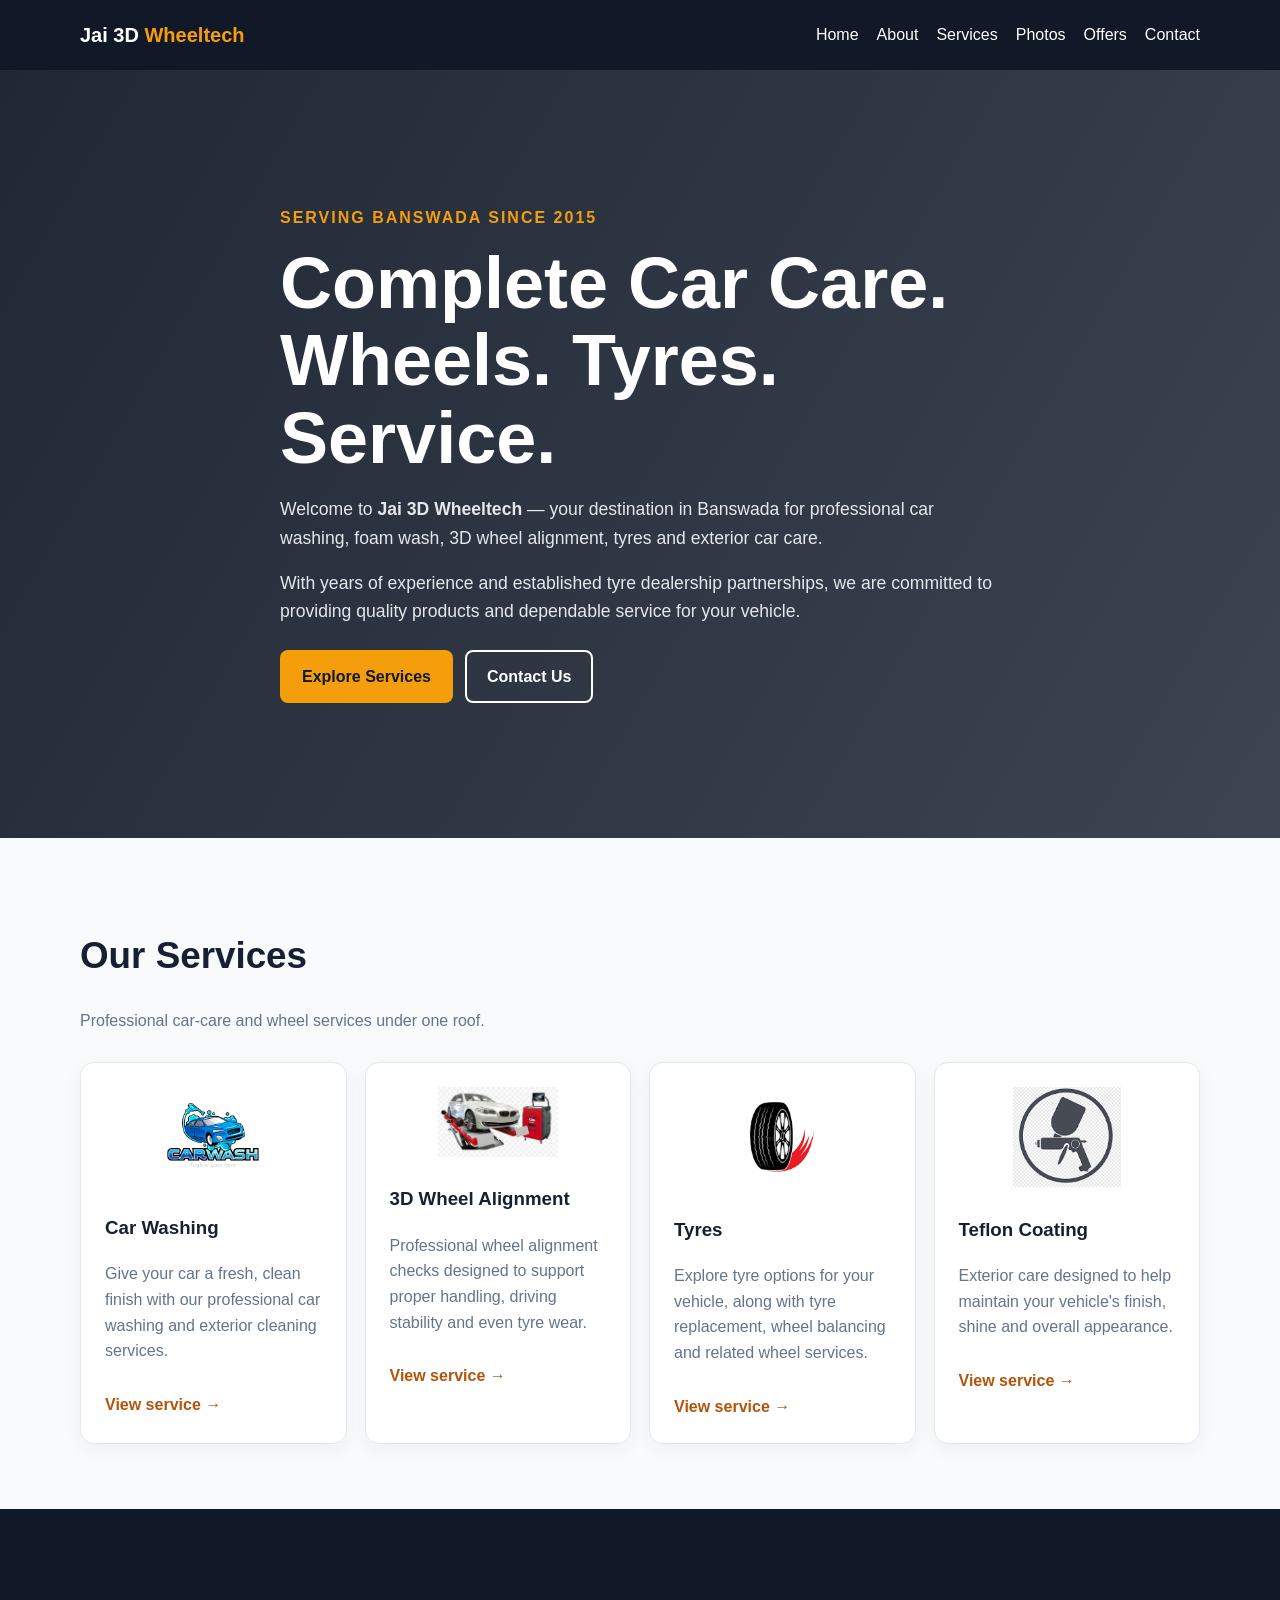
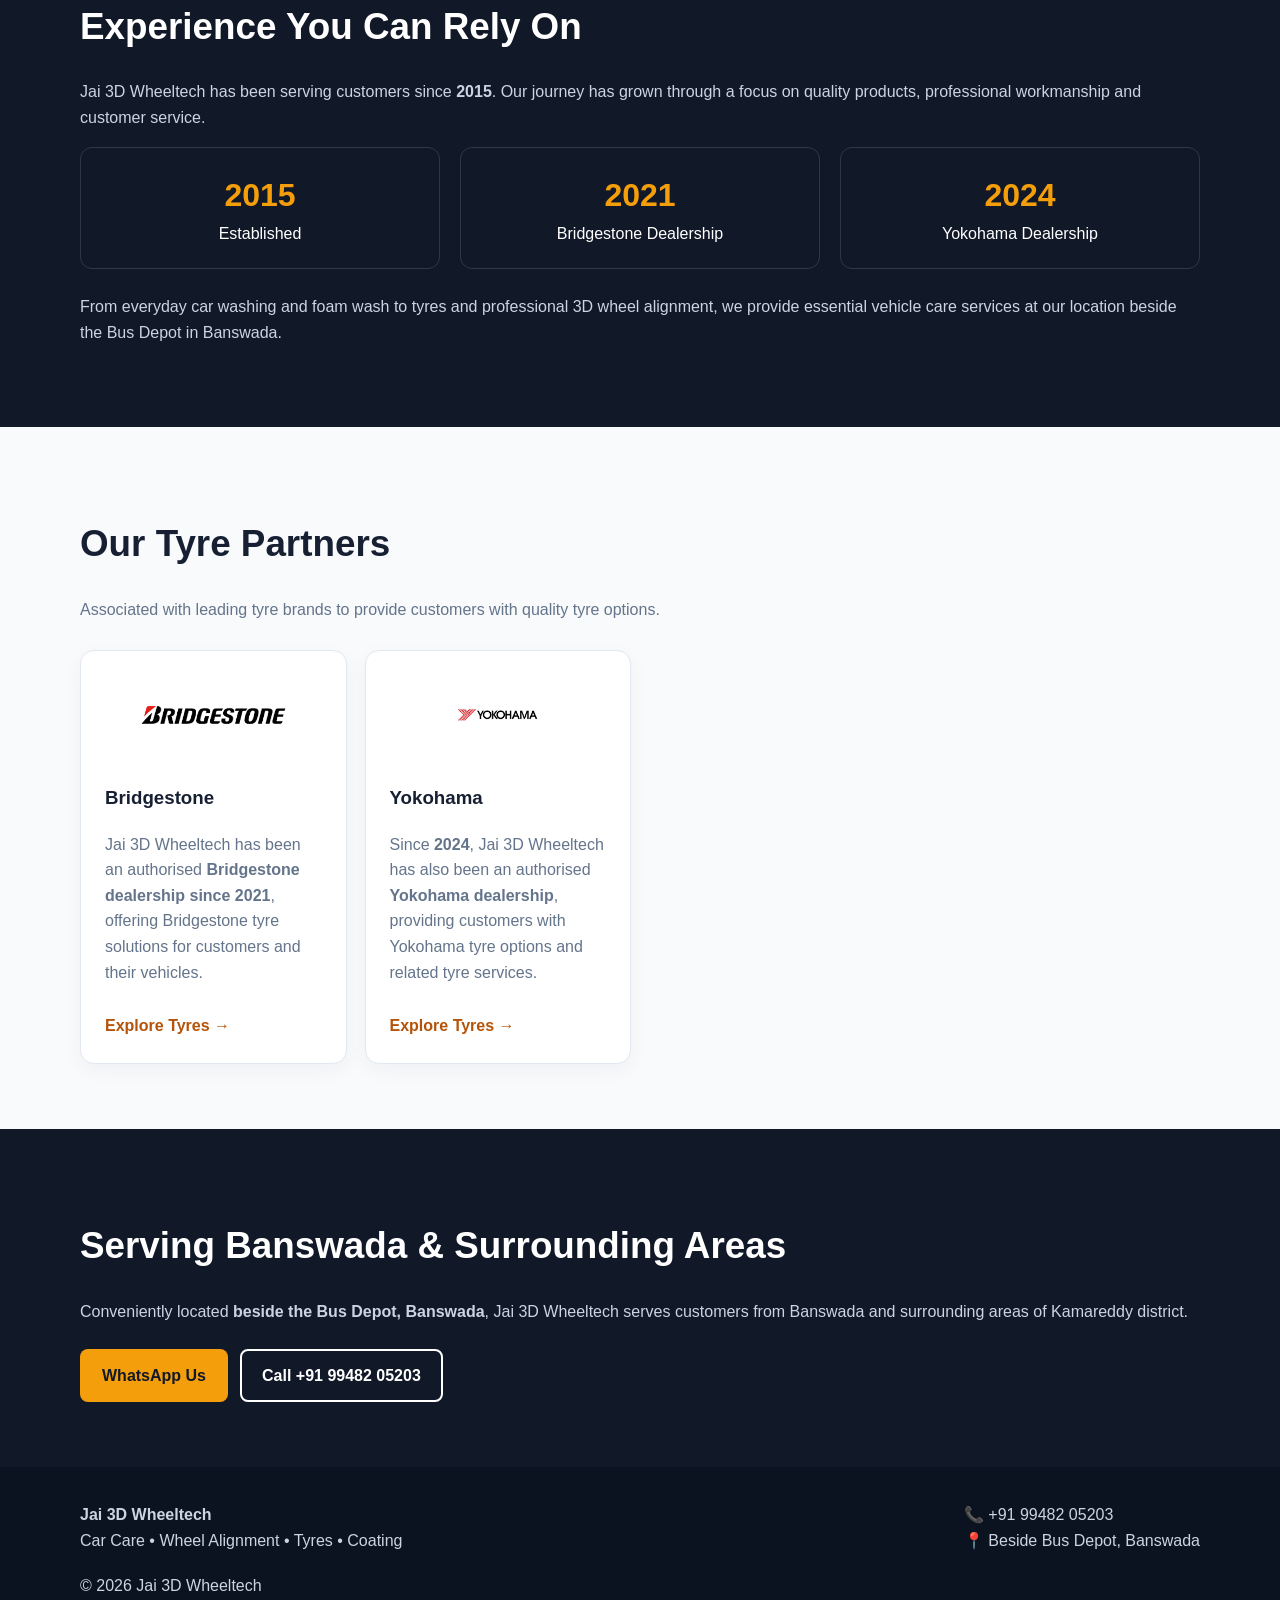
<file: index.html>
<!doctype html>
<html lang="en">

<head>
<meta charset="utf-8">
<meta name="viewport" content="width=device-width,initial-scale=1">

<title>Jai 3D Wheeltech | Car Care, Wheel Alignment & Tyres</title>

<meta name="description" content="Jai 3D Wheeltech, Banswada — car washing, foam wash, 3D wheel alignment, tyres and Teflon coating. Bridgestone dealership since 2021 and Yokohama dealership since 2024.">

<link rel="stylesheet" href="css/style.css">
</head>

<body>


<header>

<div class="container nav">

<a class="logo" href="index.html">
Jai 3D <span>Wheeltech</span>
</a>

<button class="menu">☰</button>

<nav>
<a href="index.html">Home</a>
<a href="about.html">About</a>
<a href="services.html">Services</a>
<a href="gallery.html">Photos</a>
<a href="offers.html">Offers</a>
<a href="contact.html">Contact</a>
</nav>

</div>

</header>


<!-- HERO -->

<section class="hero">

<div class="container hero-content">

<div class="eyebrow">
Serving Banswada Since 2015
</div>

<h1>
Complete Car Care.<br>
Wheels. Tyres. Service.
</h1>

<p>
Welcome to <strong>Jai 3D Wheeltech</strong> — your destination in
Banswada for professional car washing, foam wash, 3D wheel alignment,
tyres and exterior car care.
</p>

<p>
With years of experience and established tyre dealership partnerships,
we are committed to providing quality products and dependable service
for your vehicle.
</p>

<div class="buttons">

<a class="btn btn-primary"
href="services.html">
Explore Services
</a>

<a class="btn btn-outline"
href="contact.html">
Contact Us
</a>

</div>

</div>

</section>


<!-- SERVICES -->

<section>

<div class="container">

<div class="section-head">

<h2>Our Services</h2>

<p>
Professional car-care and wheel services under one roof.
</p>

</div>


<div class="grid">


<div class="card">

<div style="text-align:center; margin-bottom:20px;">

<img
src="images/carwash-logo.png"
alt="Car Washing"
style="max-width:120px; max-height:100px; object-fit:contain;"
>

</div>

<h3>Car Washing</h3>

<p>
Give your car a fresh, clean finish with our professional car washing
and exterior cleaning services.
</p>

<a class="card-link" href="car-washing.html">
View service →
</a>

</div>


<div class="card">

<div style="text-align:center; margin-bottom:20px;">

<img
src="images/alignment-logo.png"
alt="3D Wheel Alignment"
style="max-width:120px; max-height:100px; object-fit:contain;"
>

</div>

<h3>3D Wheel Alignment</h3>

<p>
Professional wheel alignment checks designed to support proper
handling, driving stability and even tyre wear.
</p>

<a class="card-link" href="wheel-alignment.html">
View service →
</a>

</div>


<div class="card">

<div style="text-align:center; margin-bottom:20px;">

<img
src="images/tyres-logo.png"
alt="Tyres"
style="max-width:120px; max-height:100px; object-fit:contain;"
>

</div>

<h3>Tyres</h3>

<p>
Explore tyre options for your vehicle, along with tyre replacement,
wheel balancing and related wheel services.
</p>

<a class="card-link" href="tyres.html">
View service →
</a>

</div>


<div class="card">

<div style="text-align:center; margin-bottom:20px;">

<img
src="images/coating-logo.png"
alt="Car Coating Services"
style="max-width:120px; max-height:100px; object-fit:contain;"
>

</div>

<h3>Teflon Coating</h3>

<p>
Exterior care designed to help maintain your vehicle's finish,
shine and overall appearance.
</p>

<a class="card-link" href="teflon-coating.html">
View service →
</a>

</div>


</div>

</div>

</section>


<!-- ABOUT / EXPERIENCE -->

<section class="dark">

<div class="container">

<h2>
Experience You Can Rely On
</h2>

<p class="muted">
Jai 3D Wheeltech has been serving customers since
<strong>2015</strong>. Our journey has grown through a focus on
quality products, professional workmanship and customer service.
</p>


<div class="stats">

<div class="stat">
<strong>2015</strong>
Established
</div>

<div class="stat">
<strong>2021</strong>
Bridgestone Dealership
</div>

<div class="stat">
<strong>2024</strong>
Yokohama Dealership
</div>

</div>

<p class="muted" style="margin-top:25px">

From everyday car washing and foam wash to tyres and professional
3D wheel alignment, we provide essential vehicle care services at
our location beside the Bus Depot in Banswada.

</p>

</div>

</section>


<!-- PARTNERS -->

<section>

<div class="container">

<div class="section-head">

<h2>Our Tyre Partners</h2>

<p>
Associated with leading tyre brands to provide customers with
quality tyre options.
</p>

</div>


<div class="grid">


<div class="card">

<div style="text-align:center; margin-bottom:20px;">

<img
src="images/bridgestone-logo.png"
alt="Bridgestone"
style="max-width:220px; max-height:80px; object-fit:contain;"
>

</div>

<h3>Bridgestone</h3>

<p>
Jai 3D Wheeltech has been an authorised
<strong>Bridgestone dealership since 2021</strong>,
offering Bridgestone tyre solutions for customers and their vehicles.
</p>

<a
class="card-link"
href="tyres.html">
Explore Tyres →
</a>

</div>


<div class="card">

<div style="text-align:center; margin-bottom:20px;">

<img
src="images/yokohama-logo.png"
alt="Yokohama"
style="max-width:220px; max-height:80px; object-fit:contain;"
>

</div>

<h3>Yokohama</h3>

<p>
Since <strong>2024</strong>, Jai 3D Wheeltech has also been an
authorised <strong>Yokohama dealership</strong>, providing customers
with Yokohama tyre options and related tyre services.
</p>

<a
class="card-link"
href="tyres.html">
Explore Tyres →
</a>

</div>


</div>

</div>

</section>


<!-- SERVICE AREA -->

<section class="dark">

<div class="container">

<h2>
Serving Banswada &amp; Surrounding Areas
</h2>

<p class="muted">

Conveniently located <strong>beside the Bus Depot, Banswada</strong>,
Jai 3D Wheeltech serves customers from Banswada and surrounding areas
of Kamareddy district.

</p>


<div class="buttons">

<a
class="btn btn-primary"
href="https://wa.me/919948205203?text=Hello%20Jai%203D%20Wheeltech%2C%20I%20would%20like%20to%20enquire%20about%20your%20services."
target="_blank"
rel="noopener">
WhatsApp Us
</a>

<a
class="btn btn-outline"
href="tel:+919948205203">
Call +91 99482 05203
</a>

</div>

</div>

</section>


<!-- FOOTER -->

<footer>

<div class="container foot">

<div>

<strong>Jai 3D Wheeltech</strong><br>

Car Care • Wheel Alignment • Tyres • Coating

</div>


<div>

📞 <a href="tel:+919948205203">
+91 99482 05203
</a>

<br>

📍 Beside Bus Depot, Banswada

</div>

</div>


<div class="container" style="margin-top:20px">

© <span id="year"></span> Jai 3D Wheeltech

</div>

</footer>


<script src="js/script.js"></script>

</body>
</html>
</file>
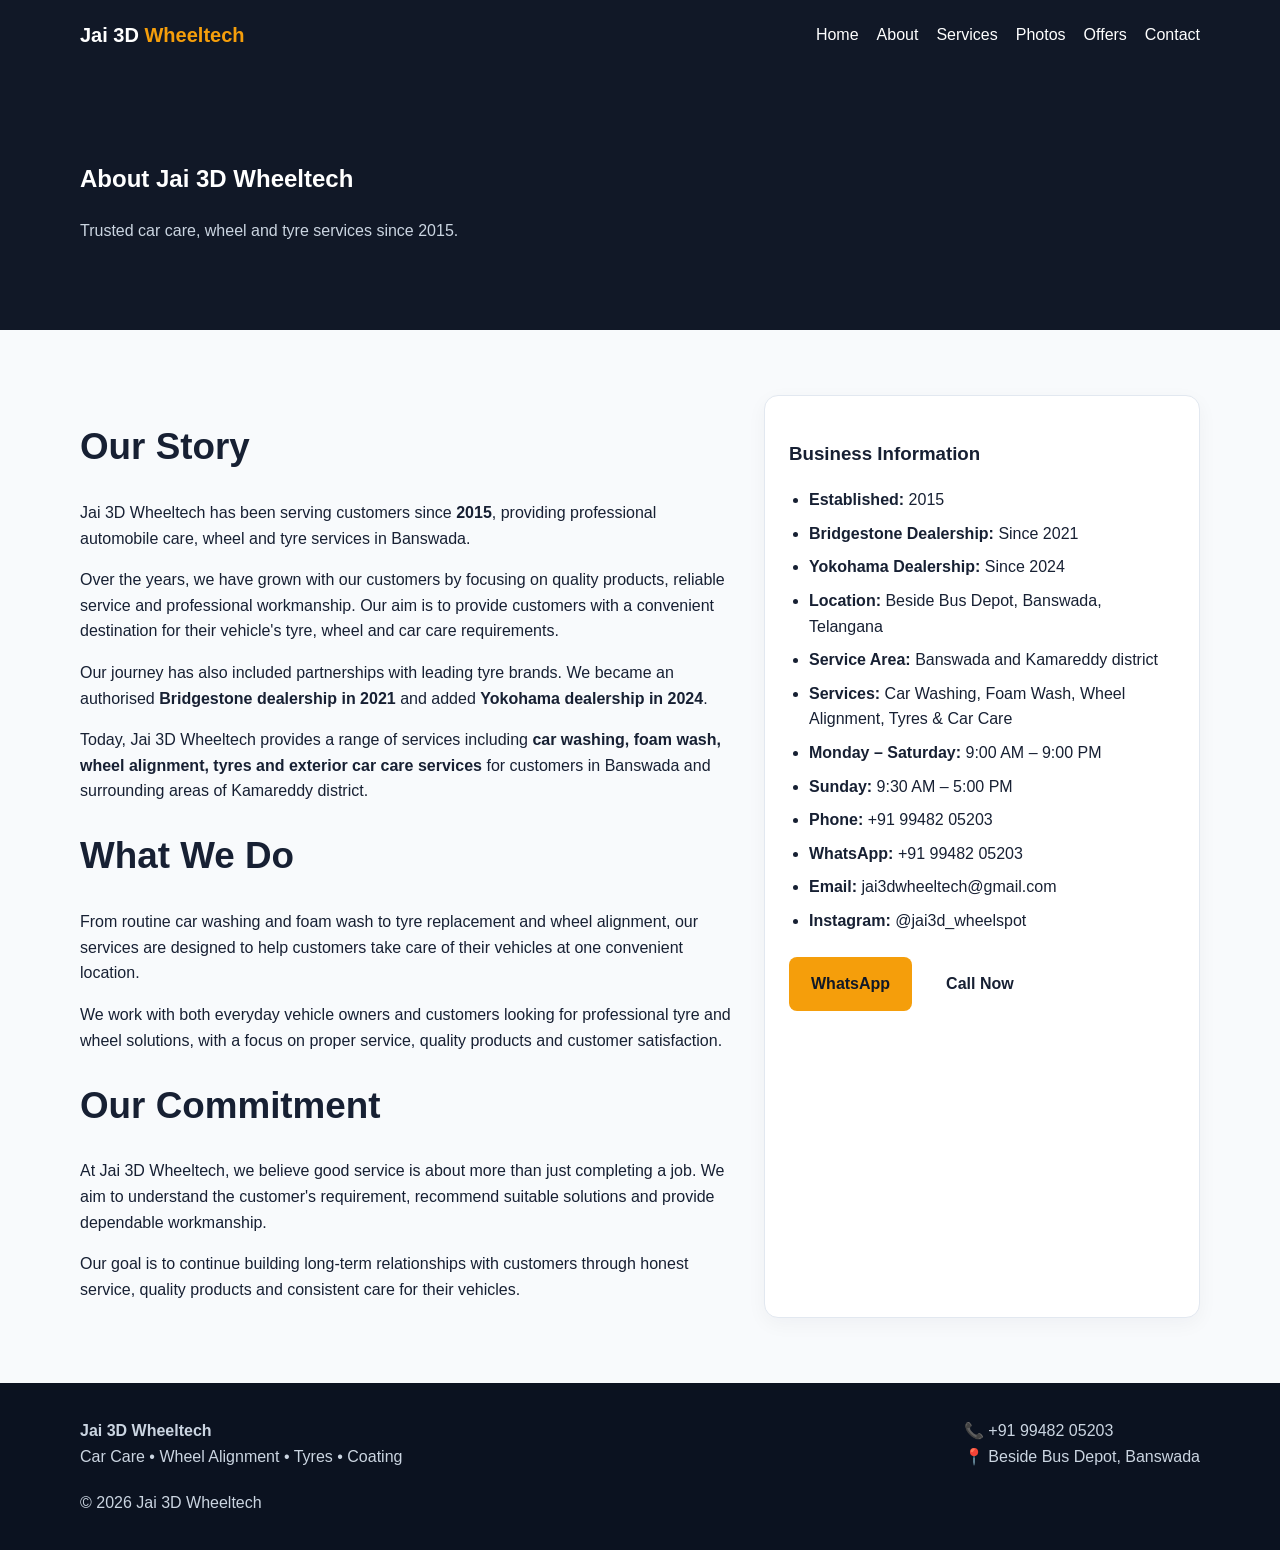
<file: about.html>
<!doctype html>
<html lang="en">
<head>
<meta charset="utf-8">
<meta name="viewport" content="width=device-width,initial-scale=1">

<title>About | Jai 3D Wheeltech</title>

<meta name="description" content="Learn about Jai 3D Wheeltech, serving customers since 2015 with car washing, wheel alignment, tyres, foam wash and car care services in Banswada and Kamareddy district.">

<link rel="stylesheet" href="css/style.css">
</head>

<body>

<header>
<div class="container nav">

<a class="logo" href="index.html">
Jai 3D <span>Wheeltech</span>
</a>

<button class="menu">☰</button>

<nav>
<a href="index.html">Home</a>
<a href="about.html">About</a>
<a href="services.html">Services</a>
<a href="gallery.html">Photos</a>
<a href="offers.html">Offers</a>
<a href="contact.html">Contact</a>
</nav>

</div>
</header>


<section class="pagehero">
<div class="container">

<h1>About Jai 3D Wheeltech</h1>

<p>
Trusted car care, wheel and tyre services since 2015.
</p>

</div>
</section>


<section>

<div class="container detail">

<div>

<h2>Our Story</h2>

<p>
Jai 3D Wheeltech has been serving customers since
<strong>2015</strong>, providing professional automobile care,
wheel and tyre services in Banswada.
</p>

<p>
Over the years, we have grown with our customers by focusing on
quality products, reliable service and professional workmanship.
Our aim is to provide customers with a convenient destination for
their vehicle's tyre, wheel and car care requirements.
</p>

<p>
Our journey has also included partnerships with leading tyre brands.
We became an authorised <strong>Bridgestone dealership in 2021</strong>
and added <strong>Yokohama dealership in 2024</strong>.
</p>

<p>
Today, Jai 3D Wheeltech provides a range of services including
<strong>car washing, foam wash, wheel alignment, tyres and exterior
car care services</strong> for customers in Banswada and surrounding
areas of Kamareddy district.
</p>


<h2>What We Do</h2>

<p>
From routine car washing and foam wash to tyre replacement and
wheel alignment, our services are designed to help customers take
care of their vehicles at one convenient location.
</p>

<p>
We work with both everyday vehicle owners and customers looking for
professional tyre and wheel solutions, with a focus on proper service,
quality products and customer satisfaction.
</p>


<h2>Our Commitment</h2>

<p>
At Jai 3D Wheeltech, we believe good service is about more than just
completing a job. We aim to understand the customer's requirement,
recommend suitable solutions and provide dependable workmanship.
</p>

<p>
Our goal is to continue building long-term relationships with
customers through honest service, quality products and consistent
care for their vehicles.
</p>

</div>


<div class="card">

<h3>Business Information</h3>

<ul class="list">

<li>
<strong>Established:</strong> 2015
</li>

<li>
<strong>Bridgestone Dealership:</strong> Since 2021
</li>

<li>
<strong>Yokohama Dealership:</strong> Since 2024
</li>

<li>
<strong>Location:</strong> Beside Bus Depot, Banswada, Telangana
</li>

<li>
<strong>Service Area:</strong> Banswada and Kamareddy district
</li>

<li>
<strong>Services:</strong> Car Washing, Foam Wash, Wheel Alignment,
Tyres &amp; Car Care
</li>

<li>
<strong>Monday – Saturday:</strong> 9:00 AM – 9:00 PM
</li>

<li>
<strong>Sunday:</strong> 9:30 AM – 5:00 PM
</li>

<li>
<strong>Phone:</strong>
<a href="tel:+919948205203">+91 99482 05203</a>
</li>

<li>
<strong>WhatsApp:</strong>
<a href="https://wa.me/919948205203" target="_blank" rel="noopener">
+91 99482 05203
</a>
</li>

<li>
<strong>Email:</strong>
<a href="mailto:jai3dwheeltech@gmail.com">
jai3dwheeltech@gmail.com
</a>
</li>

<li>
<strong>Instagram:</strong>
<a href="https://www.instagram.com/jai3d_wheelspot/" target="_blank" rel="noopener">
@jai3d_wheelspot
</a>
</li>

</ul>


<div class="buttons">

<a class="btn btn-primary"
href="https://wa.me/919948205203"
target="_blank"
rel="noopener">
WhatsApp
</a>

<a class="btn"
href="tel:+919948205203">
Call Now
</a>

</div>

</div>

</div>

</section>


<footer>

<div class="container foot">

<div>
<strong>Jai 3D Wheeltech</strong><br>
Car Care • Wheel Alignment • Tyres • Coating
</div>

<div>
📞 <a href="tel:+919948205203">
+91 99482 05203
</a>
<br>
📍 Beside Bus Depot, Banswada
</div>

</div>

<div class="container" style="margin-top:20px">
© <span id="year"></span> Jai 3D Wheeltech
</div>

</footer>


<script src="js/script.js"></script>

</body>
</html>
</file>
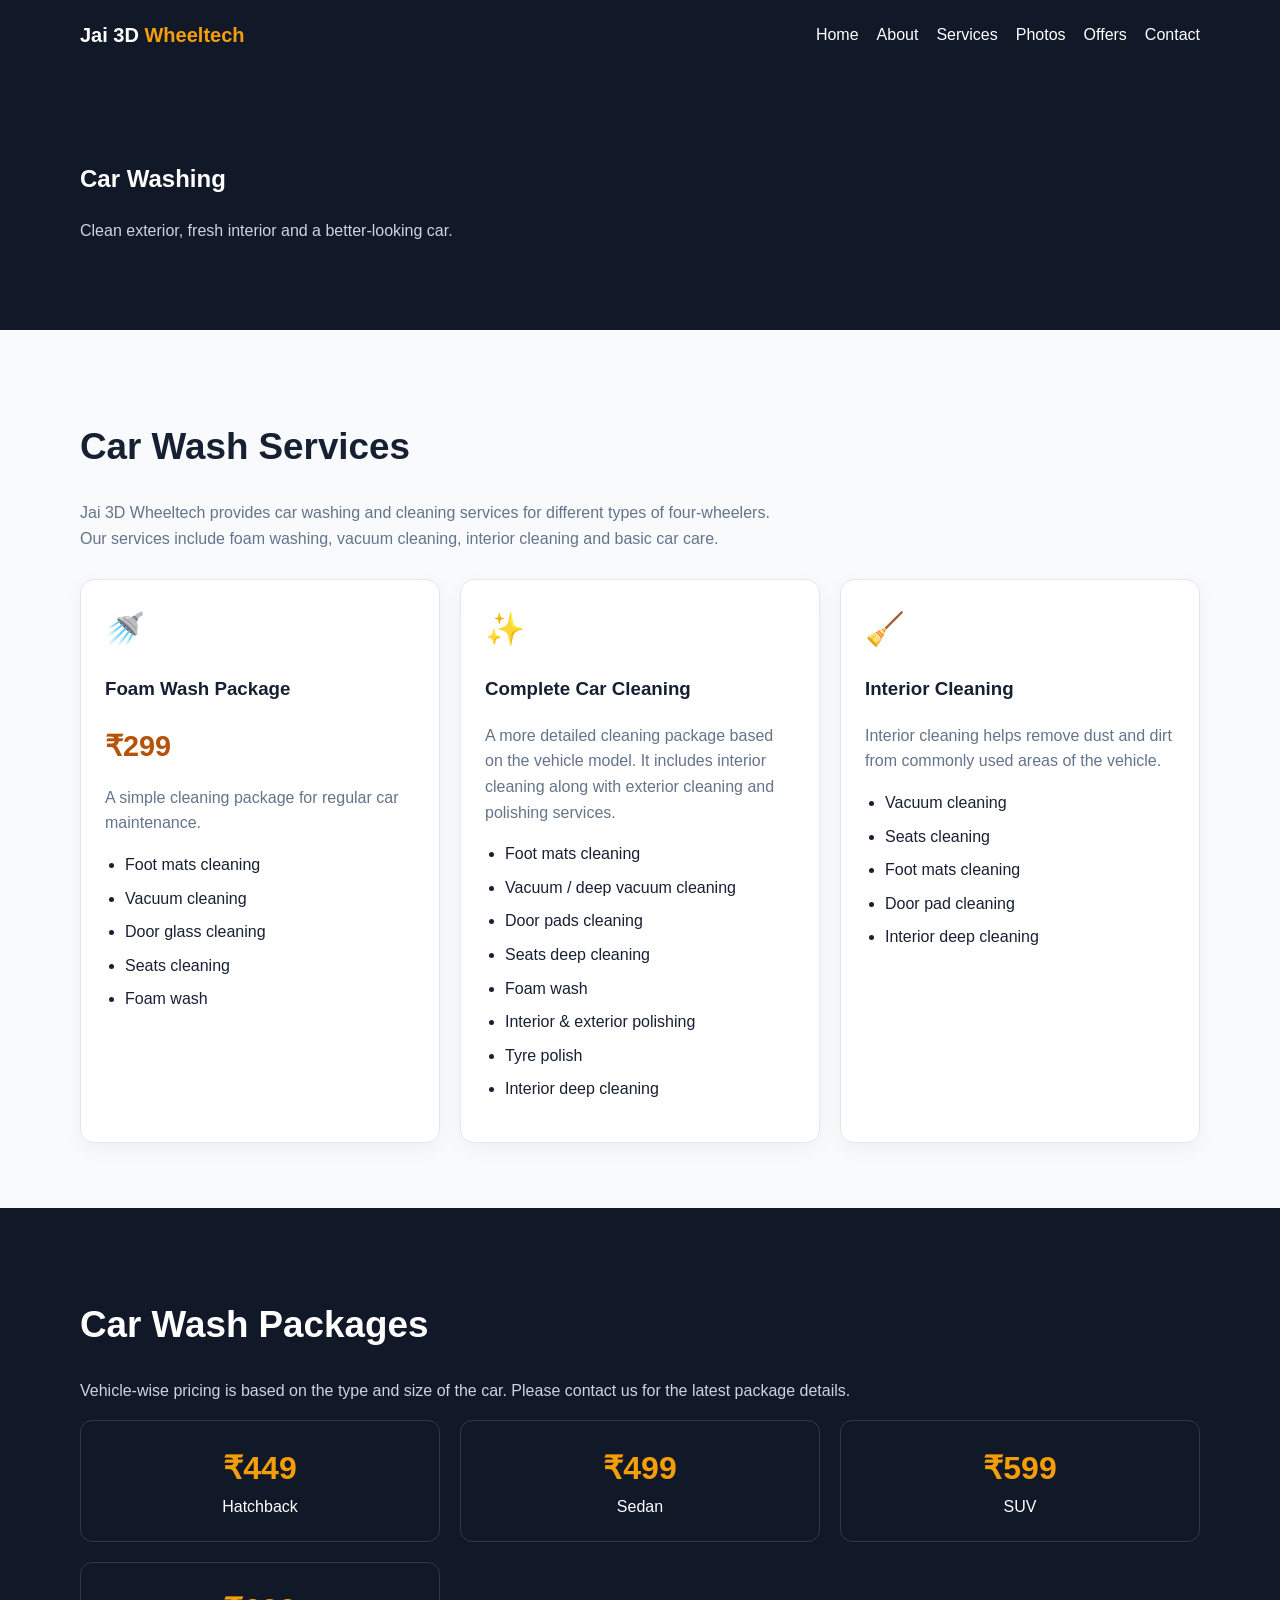
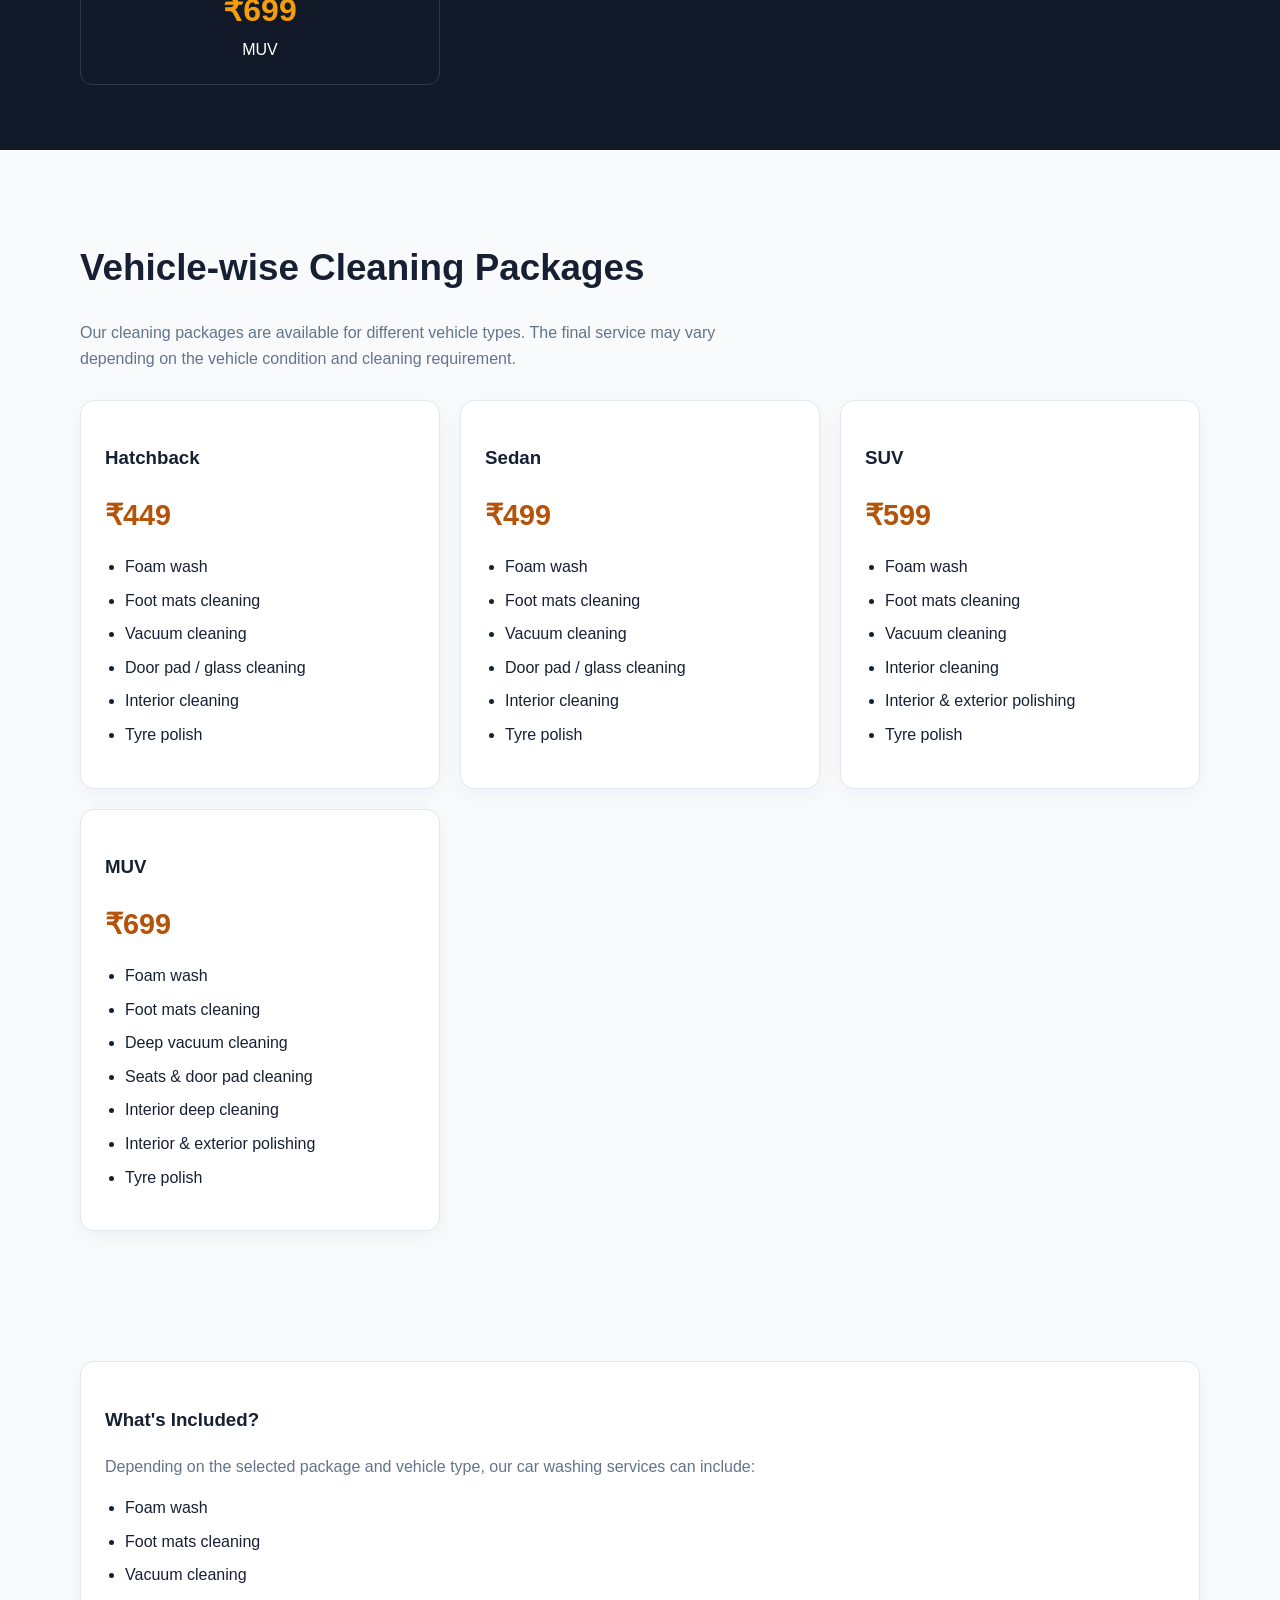
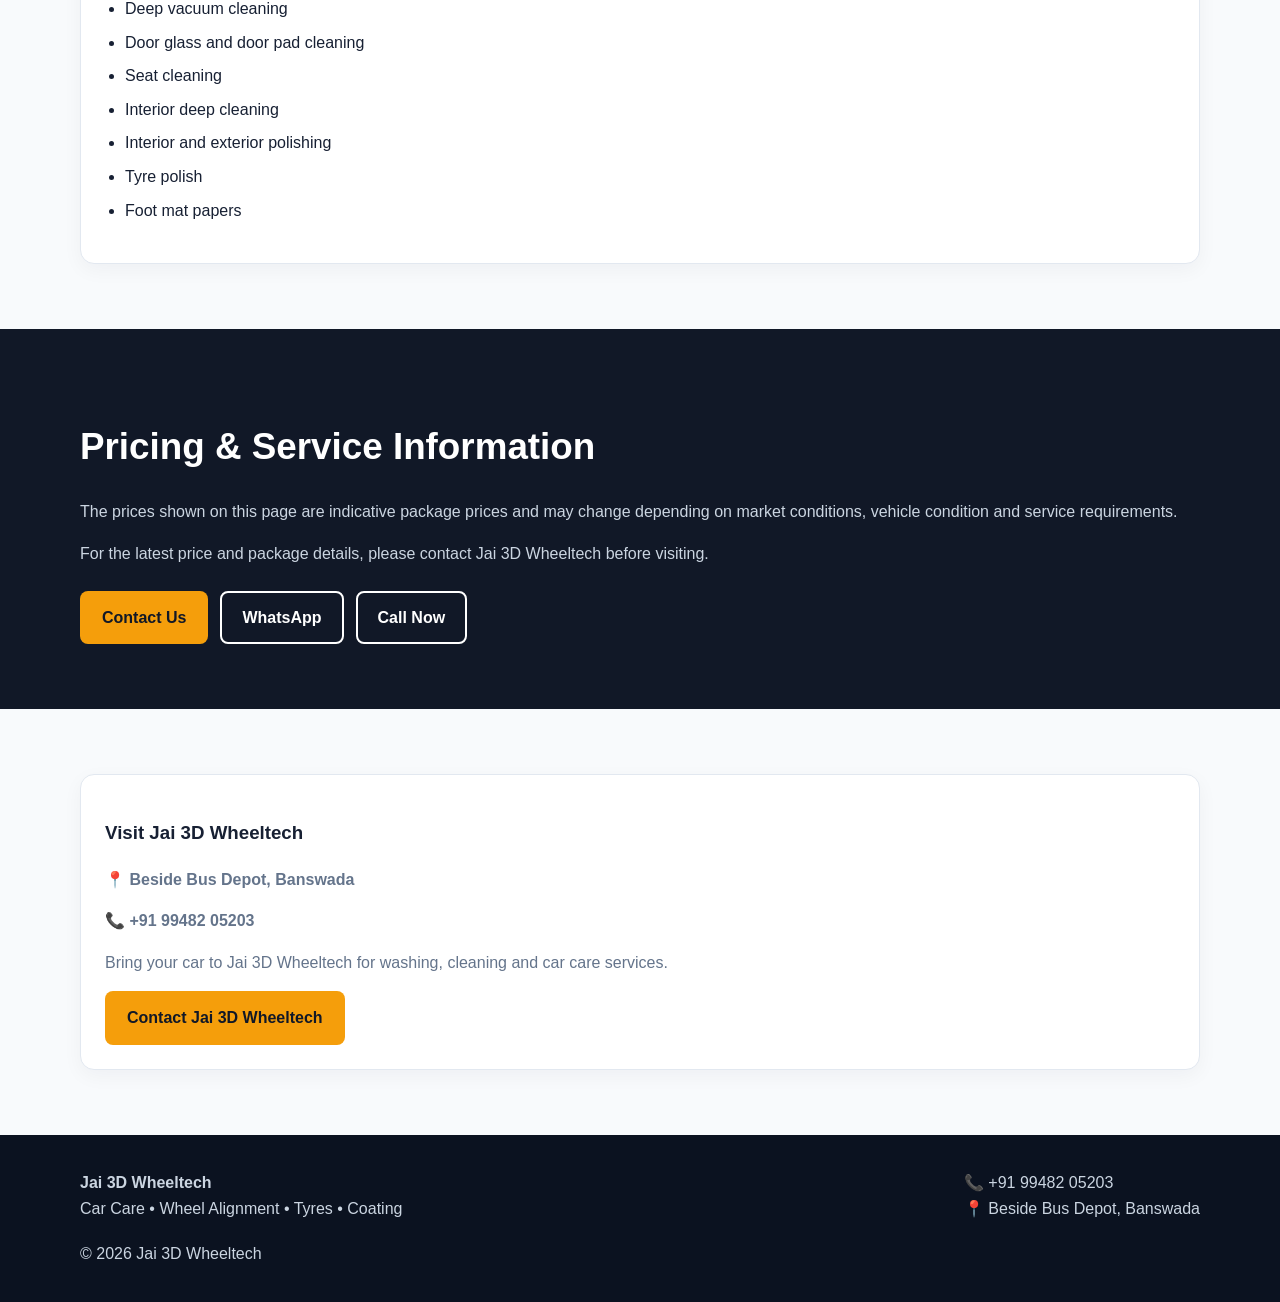
<file: car-washing.html>
<!doctype html>
<html lang="en">

<head>
<meta charset="utf-8">
<meta name="viewport" content="width=device-width,initial-scale=1">

<title>Car Washing | Jai 3D Wheeltech</title>

<meta name="description" content="Jai 3D Wheeltech provides car foam wash, vacuum cleaning, interior cleaning, polishing and car washing services in Banswada.">

<link rel="stylesheet" href="css/style.css">
</head>

<body>

<header>
<div class="container nav">

<a class="logo" href="index.html">
Jai 3D <span>Wheeltech</span>
</a>

<button class="menu">☰</button>

<nav>
<a href="index.html">Home</a>
<a href="about.html">About</a>
<a href="services.html">Services</a>
<a href="gallery.html">Photos</a>
<a href="offers.html">Offers</a>
<a href="contact.html">Contact</a>
</nav>

</div>
</header>


<section class="pagehero">
<div class="container">

<h1>Car Washing</h1>

<p>
Clean exterior, fresh interior and a better-looking car.
</p>

</div>
</section>


<section>

<div class="container">

<div class="section-head">

<h2>Car Wash Services</h2>

<p>
Jai 3D Wheeltech provides car washing and cleaning services
for different types of four-wheelers. Our services include
foam washing, vacuum cleaning, interior cleaning and basic
car care.
</p>

</div>


<div class="grid3">


<div class="card">

<div class="icon">🚿</div>

<h3>Foam Wash Package</h3>

<div class="price">₹299</div>

<p>
A simple cleaning package for regular car maintenance.
</p>

<ul class="list">

<li>Foot mats cleaning</li>

<li>Vacuum cleaning</li>

<li>Door glass cleaning</li>

<li>Seats cleaning</li>

<li>Foam wash</li>

</ul>

</div>


<div class="card">

<div class="icon">✨</div>

<h3>Complete Car Cleaning</h3>

<p>
A more detailed cleaning package based on the vehicle model.
It includes interior cleaning along with exterior cleaning
and polishing services.
</p>

<ul class="list">

<li>Foot mats cleaning</li>

<li>Vacuum / deep vacuum cleaning</li>

<li>Door pads cleaning</li>

<li>Seats deep cleaning</li>

<li>Foam wash</li>

<li>Interior &amp; exterior polishing</li>

<li>Tyre polish</li>

<li>Interior deep cleaning</li>

</ul>

</div>


<div class="card">

<div class="icon">🧹</div>

<h3>Interior Cleaning</h3>

<p>
Interior cleaning helps remove dust and dirt from commonly
used areas of the vehicle.
</p>

<ul class="list">

<li>Vacuum cleaning</li>

<li>Seats cleaning</li>

<li>Foot mats cleaning</li>

<li>Door pad cleaning</li>

<li>Interior deep cleaning</li>

</ul>

</div>


</div>

</div>

</section>


<section class="dark">

<div class="container">

<h2>
Car Wash Packages
</h2>

<p class="muted">
Vehicle-wise pricing is based on the type and size of the car.
Please contact us for the latest package details.
</p>


<div class="stats">

<div class="stat">
<strong>₹449</strong>
Hatchback
</div>

<div class="stat">
<strong>₹499</strong>
Sedan
</div>

<div class="stat">
<strong>₹599</strong>
SUV
</div>

<div class="stat">
<strong>₹699</strong>
MUV
</div>

</div>

</div>

</section>


<section>

<div class="container">

<div class="section-head">

<h2>Vehicle-wise Cleaning Packages</h2>

<p>
Our cleaning packages are available for different vehicle
types. The final service may vary depending on the vehicle
condition and cleaning requirement.
</p>

</div>


<div class="grid3">


<div class="card">

<h3>Hatchback</h3>

<div class="price">₹449</div>

<ul class="list">

<li>Foam wash</li>

<li>Foot mats cleaning</li>

<li>Vacuum cleaning</li>

<li>Door pad / glass cleaning</li>

<li>Interior cleaning</li>

<li>Tyre polish</li>

</ul>

</div>


<div class="card">

<h3>Sedan</h3>

<div class="price">₹499</div>

<ul class="list">

<li>Foam wash</li>

<li>Foot mats cleaning</li>

<li>Vacuum cleaning</li>

<li>Door pad / glass cleaning</li>

<li>Interior cleaning</li>

<li>Tyre polish</li>

</ul>

</div>


<div class="card">

<h3>SUV</h3>

<div class="price">₹599</div>

<ul class="list">

<li>Foam wash</li>

<li>Foot mats cleaning</li>

<li>Vacuum cleaning</li>

<li>Interior cleaning</li>

<li>Interior &amp; exterior polishing</li>

<li>Tyre polish</li>

</ul>

</div>


<div class="card">

<h3>MUV</h3>

<div class="price">₹699</div>

<ul class="list">

<li>Foam wash</li>

<li>Foot mats cleaning</li>

<li>Deep vacuum cleaning</li>

<li>Seats &amp; door pad cleaning</li>

<li>Interior deep cleaning</li>

<li>Interior &amp; exterior polishing</li>

<li>Tyre polish</li>

</ul>

</div>


</div>

</div>

</section>


<section>

<div class="container">

<div class="card">

<h3>What's Included?</h3>

<p>
Depending on the selected package and vehicle type, our car
washing services can include:
</p>

<ul class="list">

<li>Foam wash</li>

<li>Foot mats cleaning</li>

<li>Vacuum cleaning</li>

<li>Deep vacuum cleaning</li>

<li>Door glass and door pad cleaning</li>

<li>Seat cleaning</li>

<li>Interior deep cleaning</li>

<li>Interior and exterior polishing</li>

<li>Tyre polish</li>

<li>Foot mat papers</li>

</ul>

</div>

</div>

</section>


<section class="dark">

<div class="container">

<h2>
Pricing &amp; Service Information
</h2>

<p class="muted">
The prices shown on this page are indicative package prices
and may change depending on market conditions, vehicle
condition and service requirements.
</p>

<p class="muted">
For the latest price and package details, please contact
Jai 3D Wheeltech before visiting.
</p>

<div class="buttons">

<a class="btn btn-primary" href="contact.html">
Contact Us
</a>

<a class="btn btn-outline"
href="https://wa.me/919948205203?text=Hello%20Jai%203D%20Wheeltech%2C%20I%20would%20like%20to%20know%20about%20your%20car%20wash%20packages."
target="_blank"
rel="noopener">
WhatsApp
</a>

<a class="btn btn-outline"
href="tel:+919948205203">
Call Now
</a>

</div>

</div>

</section>


<section>

<div class="container">

<div class="card">

<h3>Visit Jai 3D Wheeltech</h3>

<p>
📍 <strong>Beside Bus Depot, Banswada</strong>
</p>

<p>
📞 <strong>+91 99482 05203</strong>
</p>

<p>
Bring your car to Jai 3D Wheeltech for washing, cleaning
and car care services.
</p>

<a class="btn btn-primary" href="contact.html">
Contact Jai 3D Wheeltech
</a>

</div>

</div>

</section>


<footer>

<div class="container foot">

<div>

<strong>Jai 3D Wheeltech</strong><br>

Car Care • Wheel Alignment • Tyres • Coating

</div>


<div>

📞 <a href="tel:+919948205203">
+91 99482 05203
</a>

<br>

📍 Beside Bus Depot, Banswada

</div>

</div>


<div class="container" style="margin-top:20px">

© <span id="year"></span> Jai 3D Wheeltech

</div>

</footer>


<script src="js/script.js"></script>

</body>
</html>
</file>
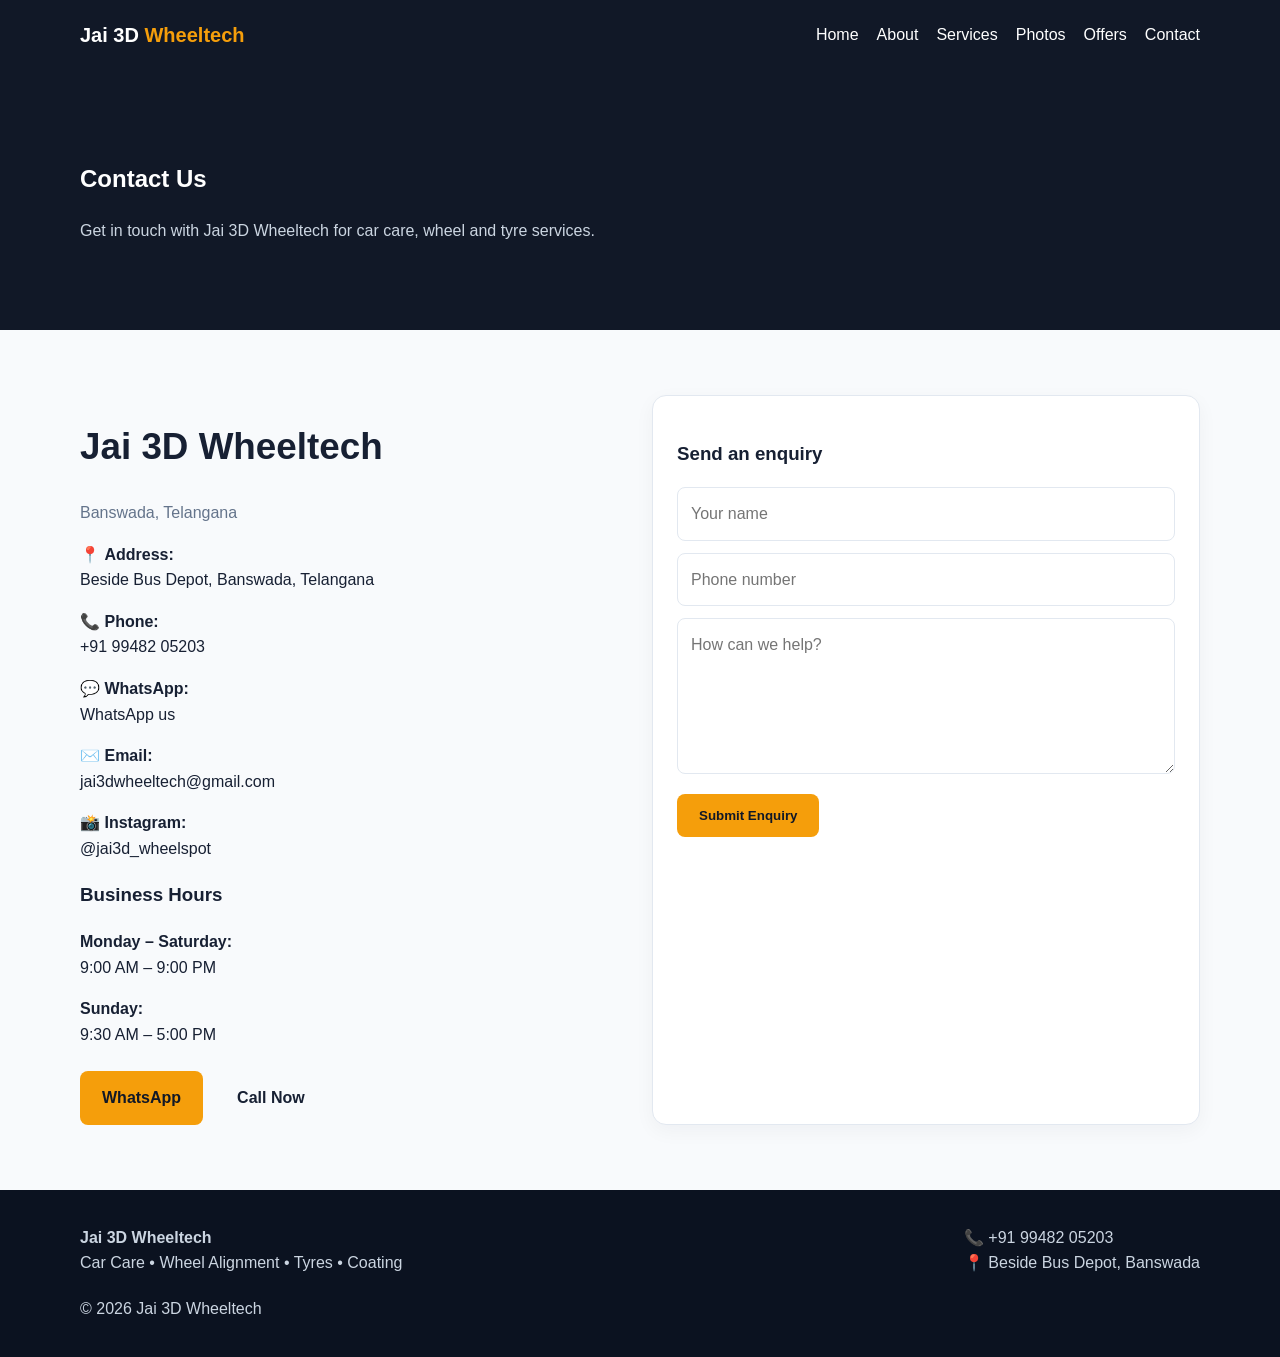
<file: contact.html>
<!doctype html>
<html lang="en">
<head>
<meta charset="utf-8">
<meta name="viewport" content="width=device-width,initial-scale=1">
<title>Contact | Jai 3D Wheeltech</title>
<meta name="description" content="Contact Jai 3D Wheeltech in Banswada for car washing, wheel alignment, tyres, coating and other car care services.">
<link rel="stylesheet" href="css/style.css">
</head>

<body>

<header>
<div class="container nav">

<a class="logo" href="index.html">
Jai 3D <span>Wheeltech</span>
</a>

<button class="menu">☰</button>

<nav>
<a href="index.html">Home</a>
<a href="about.html">About</a>
<a href="services.html">Services</a>
<a href="gallery.html">Photos</a>
<a href="offers.html">Offers</a>
<a href="contact.html">Contact</a>
</nav>

</div>
</header>


<section class="pagehero">
<div class="container">

<h1>Contact Us</h1>

<p>
Get in touch with Jai 3D Wheeltech for car care, wheel and tyre services.
</p>

</div>
</section>


<section>

<div class="container contact">


<!-- BUSINESS INFORMATION -->

<div>

<h2>Jai 3D Wheeltech</h2>

<p class="muted">
Banswada, Telangana
</p>

<p>
📍 <strong>Address:</strong><br>
Beside Bus Depot, Banswada, Telangana
</p>

<p>
📞 <strong>Phone:</strong><br>
<a href="tel:+919948205203">
+91 99482 05203
</a>
</p>

<p>
💬 <strong>WhatsApp:</strong><br>
<a href="https://wa.me/919948205203?text=Hello%20Jai%203D%20Wheeltech%2C%20I%20would%20like%20to%20enquire%20about%20your%20services." target="_blank">
WhatsApp us
</a>
</p>

<p>
✉️ <strong>Email:</strong><br>
<a href="mailto:jai3dwheeltech@gmail.com">
jai3dwheeltech@gmail.com
</a>
</p>
<p>
📸 <strong>Instagram:</strong><br>
<a href="https://www.instagram.com/jai3d_wheelspot/" target="_blank" rel="noopener">
@jai3d_wheelspot
</a>
</p>


<h3>Business Hours</h3>

<p>
<strong>Monday – Saturday:</strong><br>
9:00 AM – 9:00 PM
</p>

<p>
<strong>Sunday:</strong><br>
9:30 AM – 5:00 PM
</p>


<div class="buttons">

<a class="btn btn-primary"
href="https://wa.me/919948205203?text=Hello%20Jai%203D%20Wheeltech%2C%20I%20would%20like%20to%20enquire%20about%20your%20services."
target="_blank">
WhatsApp
</a>

<a class="btn"
href="tel:+919948205203">
Call Now
</a>

</div>

</div>


<!-- ENQUIRY FORM -->

<div class="card">

<h3>Send an enquiry</h3>

<form action="https://formsubmit.co/jai3dwheeltech@gmail.com" method="POST">

<input
type="text"
name="name"
placeholder="Your name"
required
>

<input
type="tel"
name="phone"
placeholder="Phone number"
required
>

<textarea
name="message"
placeholder="How can we help?"
rows="5"
required
></textarea>


<!-- Email settings -->

<input
type="hidden"
name="_subject"
value="New Enquiry - Jai 3D Wheeltech"
>

<input
type="hidden"
name="_template"
value="table"
>

<input
type="hidden"
name="_captcha"
value="true"
>


<button class="btn btn-primary" type="submit">
Submit Enquiry
</button>

</form>

</div>

</div>

</section>


<footer>

<div class="container foot">

<div>
<strong>Jai 3D Wheeltech</strong><br>
Car Care • Wheel Alignment • Tyres • Coating
</div>

<div>
📞 <a href="tel:+919948205203">
+91 99482 05203
</a>
<br>

📍 Beside Bus Depot, Banswada
</div>

</div>


<div class="container" style="margin-top:20px">

© <span id="year"></span> Jai 3D Wheeltech

</div>

</footer>


<script src="js/script.js"></script>

</body>
</html>
</file>
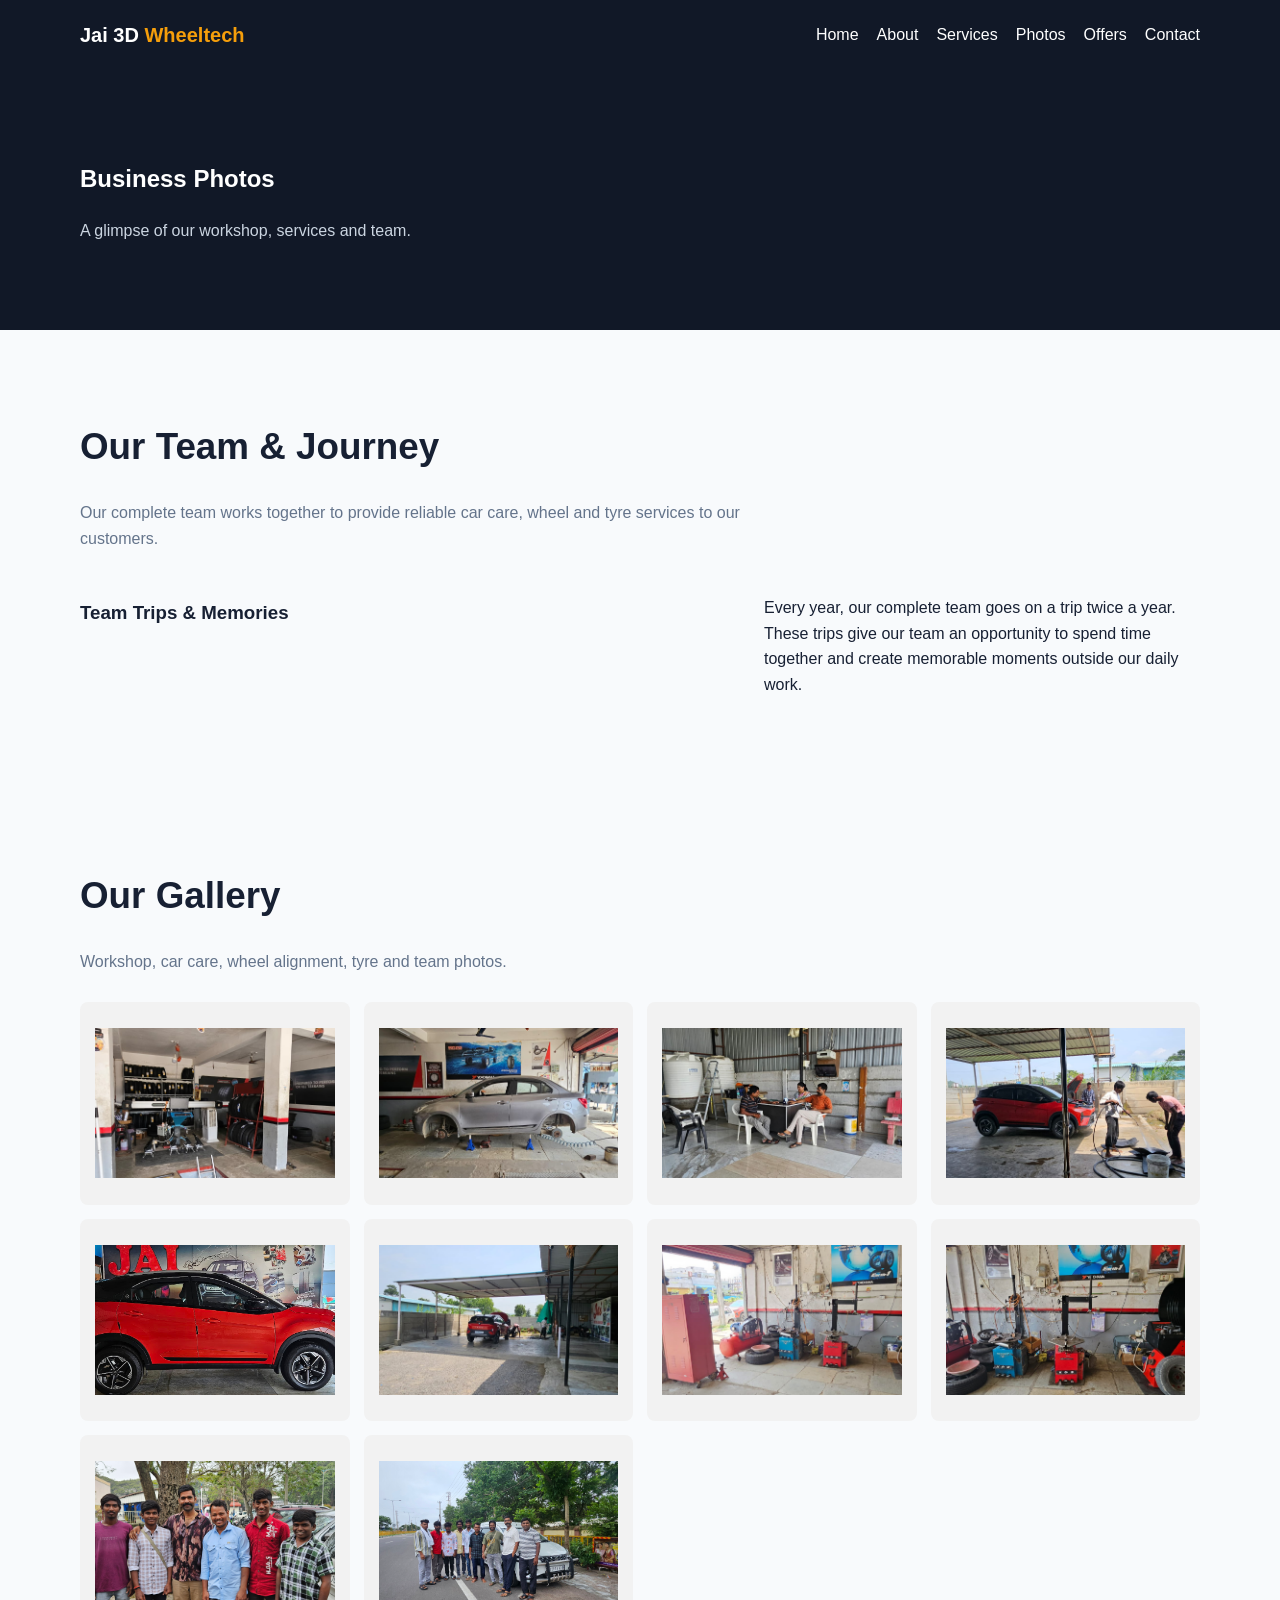
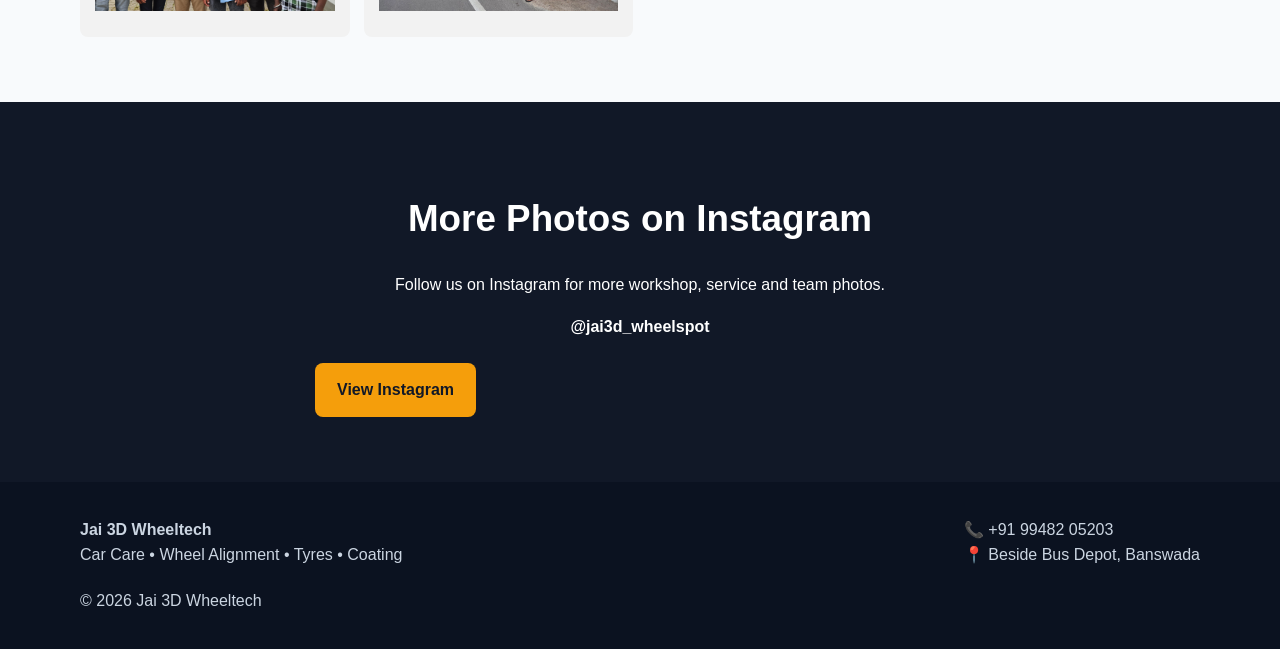
<file: gallery.html>
<!doctype html>

<html lang="en"><head><meta charset="utf-8"><meta name="viewport" content="width=device-width,initial-scale=1"><title>Gallery | Jai 3D Wheeltech</title><meta name="description"
content="Photos of Jai 3D Wheeltech, car care services, workshop and team trips in Banswada.">

<link rel="stylesheet" href="css/style.css"><style>

/* =========================
   GALLERY
========================= */

.gallery {
    display: grid;
    grid-template-columns: repeat(4, 1fr);
    gap: 14px;
}

.photo {
    overflow: hidden;
    border-radius: 8px;
    background: #f2f2f2;
    cursor: pointer;
}

.photo img {
    display: block;
    width: 100%;
    height: 150px;
    object-fit: cover;
    transition: transform .25s ease;
}

.photo:hover img {
    transform: scale(1.04);
}


/* =========================
   INSTAGRAM
========================= */

.instagram-box {
    text-align: center;
    max-width: 650px;
    margin: auto;
}


/* =========================
   MOBILE
========================= */

@media (max-width: 900px) {

    .gallery {
        grid-template-columns: repeat(3, 1fr);
    }

}

@media (max-width: 600px) {

    .gallery {
        grid-template-columns: repeat(2, 1fr);
        gap: 10px;
    }

    .photo img {
        height: 120px;
    }

}

</style></head><body><!-- HEADER --><header><div class="container nav"><a class="logo" href="index.html">
Jai 3D <span>Wheeltech</span>
</a><button class="menu">☰</button>

<nav><a href="index.html">Home</a>
<a href="about.html">About</a>
<a href="services.html">Services</a>
<a href="gallery.html">Photos</a>
<a href="offers.html">Offers</a>
<a href="contact.html">Contact</a>

</nav></div></header><!-- HERO --><section class="pagehero"><div class="container"><h1>Business Photos</h1><p>
A glimpse of our workshop, services and team.
</p></div></section><!-- TEAM --><section><div class="container"><div class="section-head"><h2>Our Team &amp; Journey</h2><p>
Our complete team works together to provide reliable car care,
wheel and tyre services to our customers.
</p></div><div class="detail"><h3>Team Trips &amp; Memories</h3><p>
Every year, our complete team goes on a trip twice a year.
These trips give our team an opportunity to spend time together
and create memorable moments outside our daily work.
</p></div></div></section><!-- GALLERY --><section><div class="container"><div class="section-head"><h2>Our Gallery</h2><p>
Workshop, car care, wheel alignment, tyre and team photos.
</p></div><div class="gallery" id="gallery"></div></div></section><!-- INSTAGRAM --><section class="dark"><div class="container"><div class="instagram-box"><h2>More Photos on Instagram</h2><p>
Follow us on Instagram for more workshop,
service and team photos.
</p><p>
<strong>@jai3d_wheelspot</strong>
</p><div class="buttons"><a
href="https://www.instagram.com/jai3d_wheelspot/"
target="_blank"
rel="noopener"
class="btn btn-primary">

View Instagram

</a></div></div></div></section><!-- FOOTER --><footer><div class="container foot"><div><strong>Jai 3D Wheeltech</strong>

<br>Car Care • Wheel Alignment • Tyres • Coating

</div><div>📞 +91 99482 05203

<br>📍 Beside Bus Depot, Banswada

</div></div><div
class="container"
style="margin-top:20px">© <span id="year"></span> Jai 3D Wheeltech

</div></footer><script src="js/script.js"></script><script>

/* ==========================================
   GALLERY IMAGES
   ==========================================

   Images must be inside:

   gallery/

   PNG files are intentionally excluded.

   Spaces in filenames are supported.
*/


const galleryImages = [

    "tyre-stock.jpeg",
    "tyre-changing.jpeg",
    "owners-talking-to-customer.jpeg",

    "mat-cleaning.jpeg",
    "car1.jpg",
    "car-wash.jpeg",

    "alignment setup.jpeg",
    "alignment setup2.jpeg",

    "jai3dteam1.jpg",
    "jai3dteam2.jpg"

];



/* ==========================================
   DISPLAY GALLERY
   ========================================== */

const gallery = document.getElementById("gallery");


galleryImages.forEach(function(file) {

    /*
     * encodeURIComponent handles filenames
     * containing spaces and special characters.
     */

    const imagePath =
        "images/" + encodeURIComponent(file);


    const photo =
        document.createElement("div");

    photo.className = "photo";


    const image =
        document.createElement("img");


    image.src = imagePath;


    image.alt =
        "Jai 3D Wheeltech - " + file;


    image.loading = "lazy";


    /*
     * If the file does not exist,
     * don't show an empty gallery box.
     */

    image.onerror = function() {

        photo.remove();

    };


    /*
     * Open full-size image when clicked.
     */

    photo.onclick = function() {

        window.open(
            imagePath,
            "_blank"
        );

    };


    photo.appendChild(image);

    gallery.appendChild(photo);

});

</script></body></html>
</file>
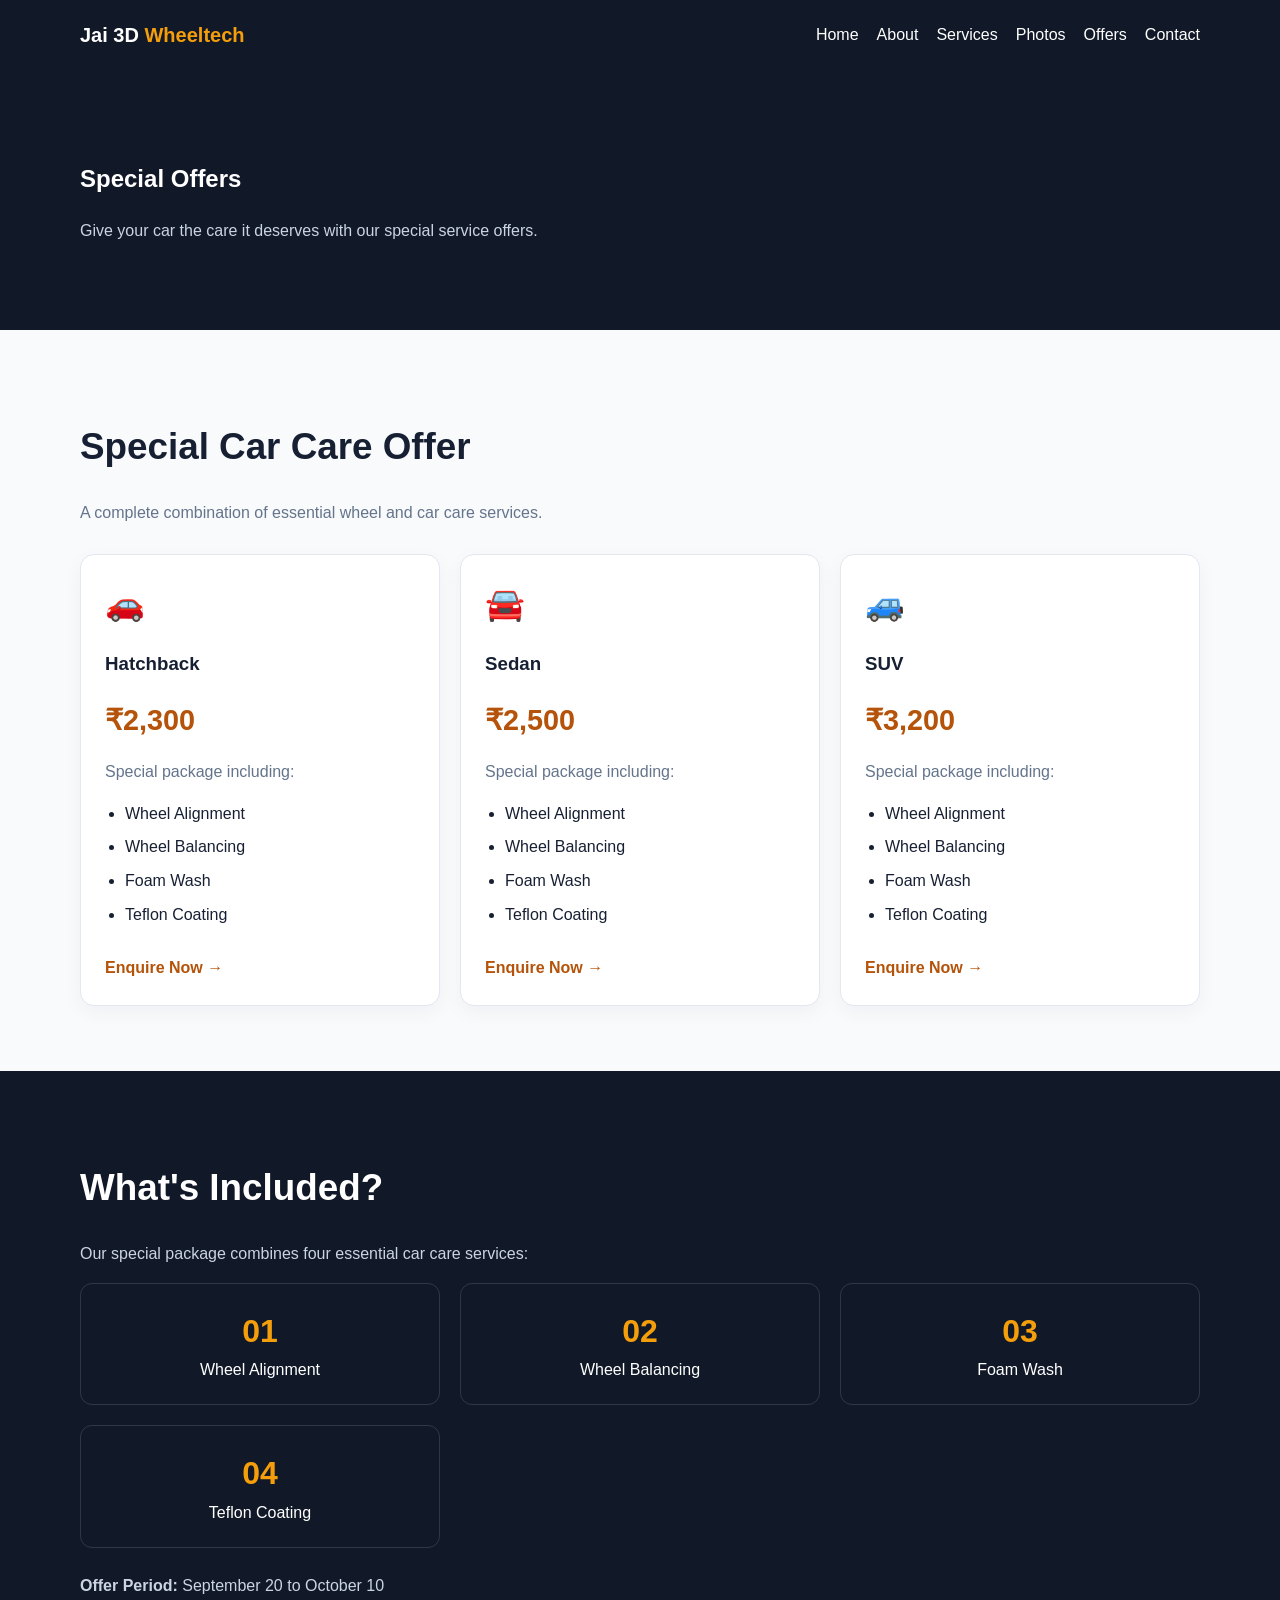
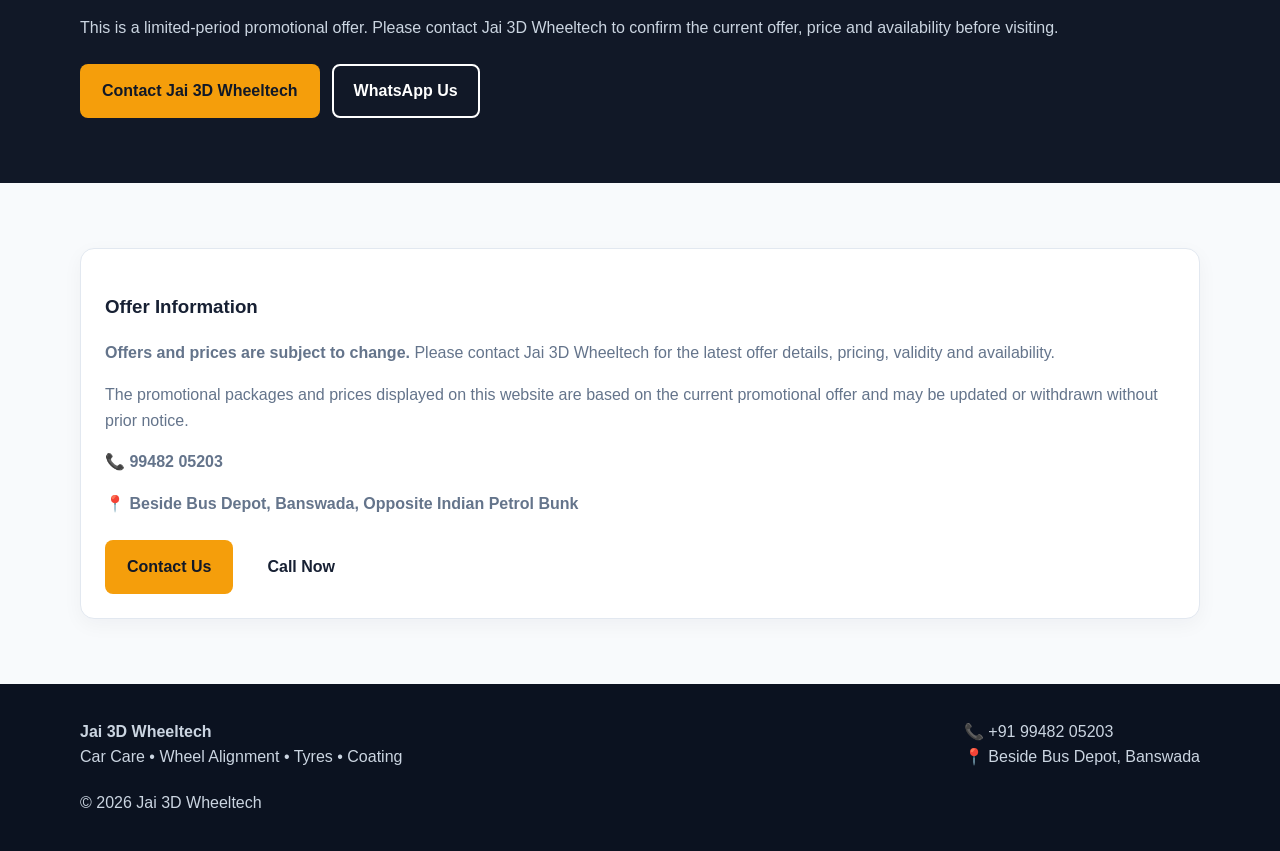
<file: offers.html>
<!doctype html>
<html lang="en">

<head>
<meta charset="utf-8">
<meta name="viewport" content="width=device-width,initial-scale=1">

<title>Offers | Jai 3D Wheeltech</title>

<meta name="description" content="Special offers from Jai 3D Wheeltech on wheel alignment, balancing, foam wash and Teflon coating for hatchbacks, sedans and SUVs.">

<link rel="stylesheet" href="css/style.css">
</head>

<body>


<header>

<div class="container nav">

<a class="logo" href="index.html">
Jai 3D <span>Wheeltech</span>
</a>

<button class="menu">☰</button>

<nav>
<a href="index.html">Home</a>
<a href="about.html">About</a>
<a href="services.html">Services</a>
<a href="gallery.html">Photos</a>
<a href="offers.html">Offers</a>
<a href="contact.html">Contact</a>
</nav>

</div>

</header>


<!-- PAGE HERO -->

<section class="pagehero">

<div class="container">

<h1>Special Offers</h1>

<p>
Give your car the care it deserves with our special service offers.
</p>

</div>

</section>


<!-- MAIN OFFER -->

<section>

<div class="container">

<div class="section-head">

<h2>Special Car Care Offer</h2>

<p>
A complete combination of essential wheel and car care services.
</p>

</div>


<div class="grid3">


<!-- HATCHBACK -->

<div class="card">

<div class="icon">🚗</div>

<h3>Hatchback</h3>

<div class="price">
₹2,300
</div>

<p>
Special package including:
</p>

<ul class="list">

<li>Wheel Alignment</li>
<li>Wheel Balancing</li>
<li>Foam Wash</li>
<li>Teflon Coating</li>

</ul>

<a
class="card-link"
href="contact.html">
Enquire Now →
</a>

</div>


<!-- SEDAN -->

<div class="card">

<div class="icon">🚘</div>

<h3>Sedan</h3>

<div class="price">
₹2,500
</div>

<p>
Special package including:
</p>

<ul class="list">

<li>Wheel Alignment</li>
<li>Wheel Balancing</li>
<li>Foam Wash</li>
<li>Teflon Coating</li>

</ul>

<a
class="card-link"
href="contact.html">
Enquire Now →
</a>

</div>


<!-- SUV -->

<div class="card">

<div class="icon">🚙</div>

<h3>SUV</h3>

<div class="price">
₹3,200
</div>

<p>
Special package including:
</p>

<ul class="list">

<li>Wheel Alignment</li>
<li>Wheel Balancing</li>
<li>Foam Wash</li>
<li>Teflon Coating</li>

</ul>

<a
class="card-link"
href="contact.html">
Enquire Now →
</a>

</div>


</div>

</div>

</section>


<!-- INCLUDED SERVICES -->

<section class="dark">

<div class="container">

<h2>
What's Included?
</h2>

<p class="muted">
Our special package combines four essential car care services:
</p>


<div class="stats">

<div class="stat">
<strong>01</strong>
Wheel Alignment
</div>

<div class="stat">
<strong>02</strong>
Wheel Balancing
</div>

<div class="stat">
<strong>03</strong>
Foam Wash
</div>

<div class="stat">
<strong>04</strong>
Teflon Coating
</div>

</div>


<p class="muted" style="margin-top:25px">

<strong>Offer Period:</strong>
September 20 to October 10

</p>

<p class="muted">

This is a limited-period promotional offer. Please contact
Jai 3D Wheeltech to confirm the current offer, price and availability
before visiting.

</p>

<div class="buttons">

<a
class="btn btn-primary"
href="contact.html">
Contact Jai 3D Wheeltech
</a>

<a
class="btn btn-outline"
href="https://wa.me/919948205203?text=Hello%20Jai%203D%20Wheeltech%2C%20I%20would%20like%20to%20know%20more%20about%20your%20special%20offer."
target="_blank"
rel="noopener">
WhatsApp Us
</a>

</div>

</div>

</section>


<!-- IMPORTANT INFORMATION -->

<section>

<div class="container">

<div class="card">

<h3>Offer Information</h3>

<p>
<strong>Offers and prices are subject to change.</strong>
Please contact Jai 3D Wheeltech for the latest offer details,
pricing, validity and availability.
</p>

<p>
The promotional packages and prices displayed on this website
are based on the current promotional offer and may be updated
or withdrawn without prior notice.
</p>

<p>
📞 <strong>99482 05203</strong>
</p>

<p>
📍 <strong>Beside Bus Depot, Banswada,
Opposite Indian Petrol Bunk</strong>
</p>

<div class="buttons">

<a
class="btn btn-primary"
href="contact.html">
Contact Us
</a>

<a
class="btn"
href="tel:+919948205203">
Call Now
</a>

</div>

</div>

</div>

</section>


<!-- FOOTER -->

<footer>

<div class="container foot">

<div>

<strong>Jai 3D Wheeltech</strong><br>

Car Care • Wheel Alignment • Tyres • Coating

</div>

<div>

📞 <a href="tel:+919948205203">
+91 99482 05203
</a>

<br>

📍 Beside Bus Depot, Banswada

</div>

</div>


<div class="container" style="margin-top:20px">

© <span id="year"></span> Jai 3D Wheeltech

</div>

</footer>


<script src="js/script.js"></script>

</body>
</html>
</file>
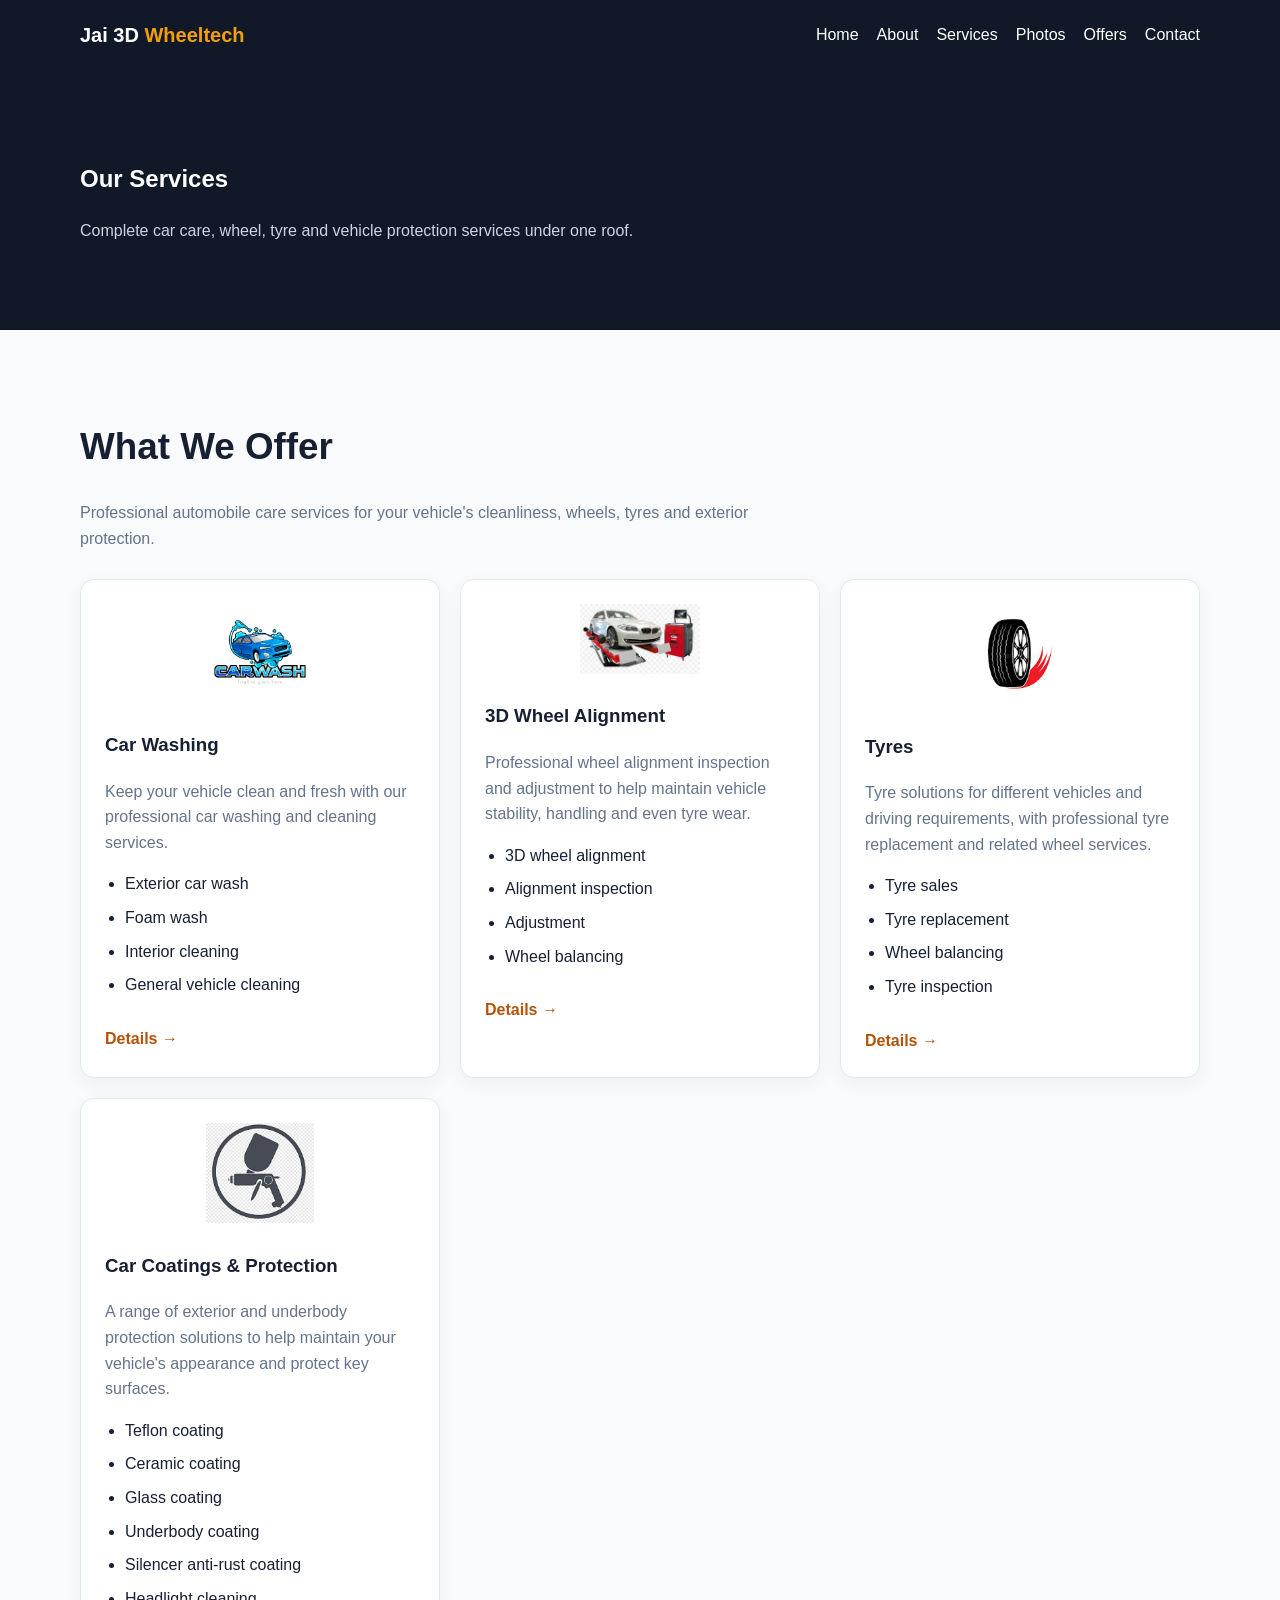
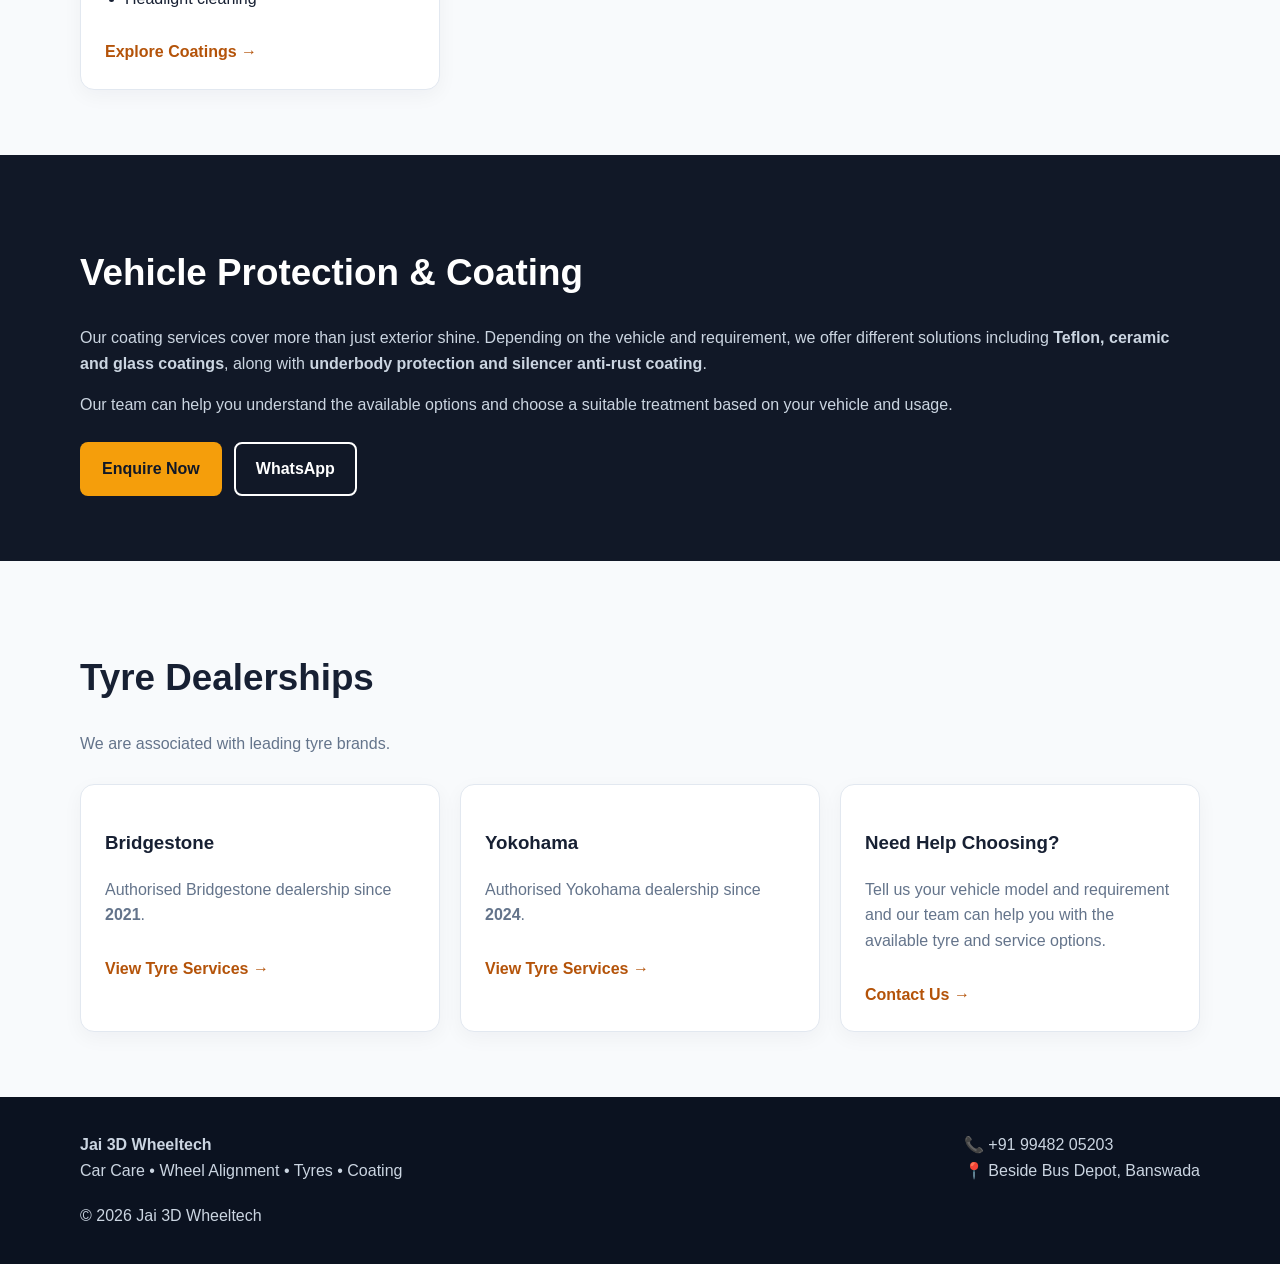
<file: services.html>
<!doctype html>
<html lang="en">

<head>
<meta charset="utf-8">
<meta name="viewport" content="width=device-width,initial-scale=1">

<title>Services | Jai 3D Wheeltech</title>

<meta name="description" content="Jai 3D Wheeltech services in Banswada including car washing, foam wash, 3D wheel alignment, tyres, ceramic coating, glass coating, Teflon coating and underbody anti-rust protection.">

<link rel="stylesheet" href="css/style.css">
</head>

<body>


<header>

<div class="container nav">

<a class="logo" href="index.html">
Jai 3D <span>Wheeltech</span>
</a>

<button class="menu">☰</button>

<nav>
<a href="index.html">Home</a>
<a href="about.html">About</a>
<a href="services.html">Services</a>
<a href="gallery.html">Photos</a>
<a href="offers.html">Offers</a>
<a href="contact.html">Contact</a>
</nav>

</div>

</header>


<!-- PAGE HERO -->

<section class="pagehero">

<div class="container">

<h1>Our Services</h1>

<p>
Complete car care, wheel, tyre and vehicle protection services
under one roof.
</p>

</div>

</section>


<!-- SERVICES -->

<section>

<div class="container">

<div class="section-head">

<h2>What We Offer</h2>

<p>
Professional automobile care services for your vehicle's
cleanliness, wheels, tyres and exterior protection.
</p>

</div>


<div class="grid3">


<!-- CAR WASH -->

<div class="card">

<div style="text-align:center; margin-bottom:20px;">

<img
src="images/carwash-logo.png"
alt="Car Washing"
style="max-width:120px; max-height:100px; object-fit:contain;"
>

</div>

<h3>Car Washing</h3>

<p>
Keep your vehicle clean and fresh with our professional
car washing and cleaning services.
</p>

<ul class="list">

<li>Exterior car wash</li>
<li>Foam wash</li>
<li>Interior cleaning</li>
<li>General vehicle cleaning</li>

</ul>

<a class="card-link" href="car-washing.html">
Details →
</a>

</div>


<!-- WHEEL ALIGNMENT -->

<div class="card">

<div style="text-align:center; margin-bottom:20px;">

<img
src="images/alignment-logo.png"
alt="3D Wheel Alignment"
style="max-width:120px; max-height:100px; object-fit:contain;"
>

</div>

<h3>3D Wheel Alignment</h3>

<p>
Professional wheel alignment inspection and adjustment to
help maintain vehicle stability, handling and even tyre wear.
</p>

<ul class="list">

<li>3D wheel alignment</li>
<li>Alignment inspection</li>
<li>Adjustment</li>
<li>Wheel balancing</li>

</ul>

<a class="card-link" href="wheel-alignment.html">
Details →
</a>

</div>


<!-- TYRES -->

<div class="card">

<div style="text-align:center; margin-bottom:20px;">

<img
src="images/tyres-logo.png"
alt="Tyres"
style="max-width:120px; max-height:100px; object-fit:contain;"
>

</div>

<h3>Tyres</h3>

<p>
Tyre solutions for different vehicles and driving requirements,
with professional tyre replacement and related wheel services.
</p>

<ul class="list">

<li>Tyre sales</li>
<li>Tyre replacement</li>
<li>Wheel balancing</li>
<li>Tyre inspection</li>

</ul>

<a class="card-link" href="tyres.html">
Details →
</a>

</div>


<!-- COATINGS -->

<div class="card">

<div style="text-align:center; margin-bottom:20px;">

<img
src="images/coating-logo.png"
alt="Car Coating Services"
style="max-width:120px; max-height:100px; object-fit:contain;"
>

</div>

<h3>Car Coatings &amp; Protection</h3>

<p>
A range of exterior and underbody protection solutions to help
maintain your vehicle's appearance and protect key surfaces.
</p>

<ul class="list">

<li>Teflon coating</li>
<li>Ceramic coating</li>
<li>Glass coating</li>
<li>Underbody coating</li>
<li>Silencer anti-rust coating</li>
<li>Headlight cleaning</li>

</ul>

<a class="card-link" href="teflon-coating.html">
Explore Coatings →
</a>

</div>


</div>

</div>

</section>


<!-- COATING INFORMATION -->

<section class="dark">

<div class="container">

<h2>
Vehicle Protection &amp; Coating
</h2>

<p class="muted">

Our coating services cover more than just exterior shine.
Depending on the vehicle and requirement, we offer different
solutions including <strong>Teflon, ceramic and glass coatings</strong>,
along with <strong>underbody protection and silencer anti-rust
coating</strong>.

</p>

<p class="muted">

Our team can help you understand the available options and
choose a suitable treatment based on your vehicle and usage.

</p>

<div class="buttons">

<a
class="btn btn-primary"
href="contact.html">
Enquire Now
</a>

<a
class="btn btn-outline"
href="https://wa.me/919948205203?text=Hello%20Jai%203D%20Wheeltech%2C%20I%20would%20like%20to%20know%20about%20your%20car%20coating%20services."
target="_blank"
rel="noopener">
WhatsApp
</a>

</div>

</div>

</section>


<!-- BRANDS -->

<section>

<div class="container">

<div class="section-head">

<h2>Tyre Dealerships</h2>

<p>
We are associated with leading tyre brands.
</p>

</div>

<div class="grid3">


<div class="card">

<h3>Bridgestone</h3>

<p>
Authorised Bridgestone dealership since
<strong>2021</strong>.
</p>

<a class="card-link" href="tyres.html">
View Tyre Services →
</a>

</div>


<div class="card">

<h3>Yokohama</h3>

<p>
Authorised Yokohama dealership since
<strong>2024</strong>.
</p>

<a class="card-link" href="tyres.html">
View Tyre Services →
</a>

</div>


<div class="card">

<h3>Need Help Choosing?</h3>

<p>
Tell us your vehicle model and requirement and our team can
help you with the available tyre and service options.
</p>

<a class="card-link" href="contact.html">
Contact Us →
</a>

</div>


</div>

</div>

</section>


<!-- FOOTER -->

<footer>

<div class="container foot">

<div>

<strong>Jai 3D Wheeltech</strong><br>

Car Care • Wheel Alignment • Tyres • Coating

</div>

<div>

📞 <a href="tel:+919948205203">
+91 99482 05203
</a>

<br>

📍 Beside Bus Depot, Banswada

</div>

</div>


<div class="container" style="margin-top:20px">

© <span id="year"></span> Jai 3D Wheeltech

</div>

</footer>


<script src="js/script.js"></script>

</body>
</html>
</file>
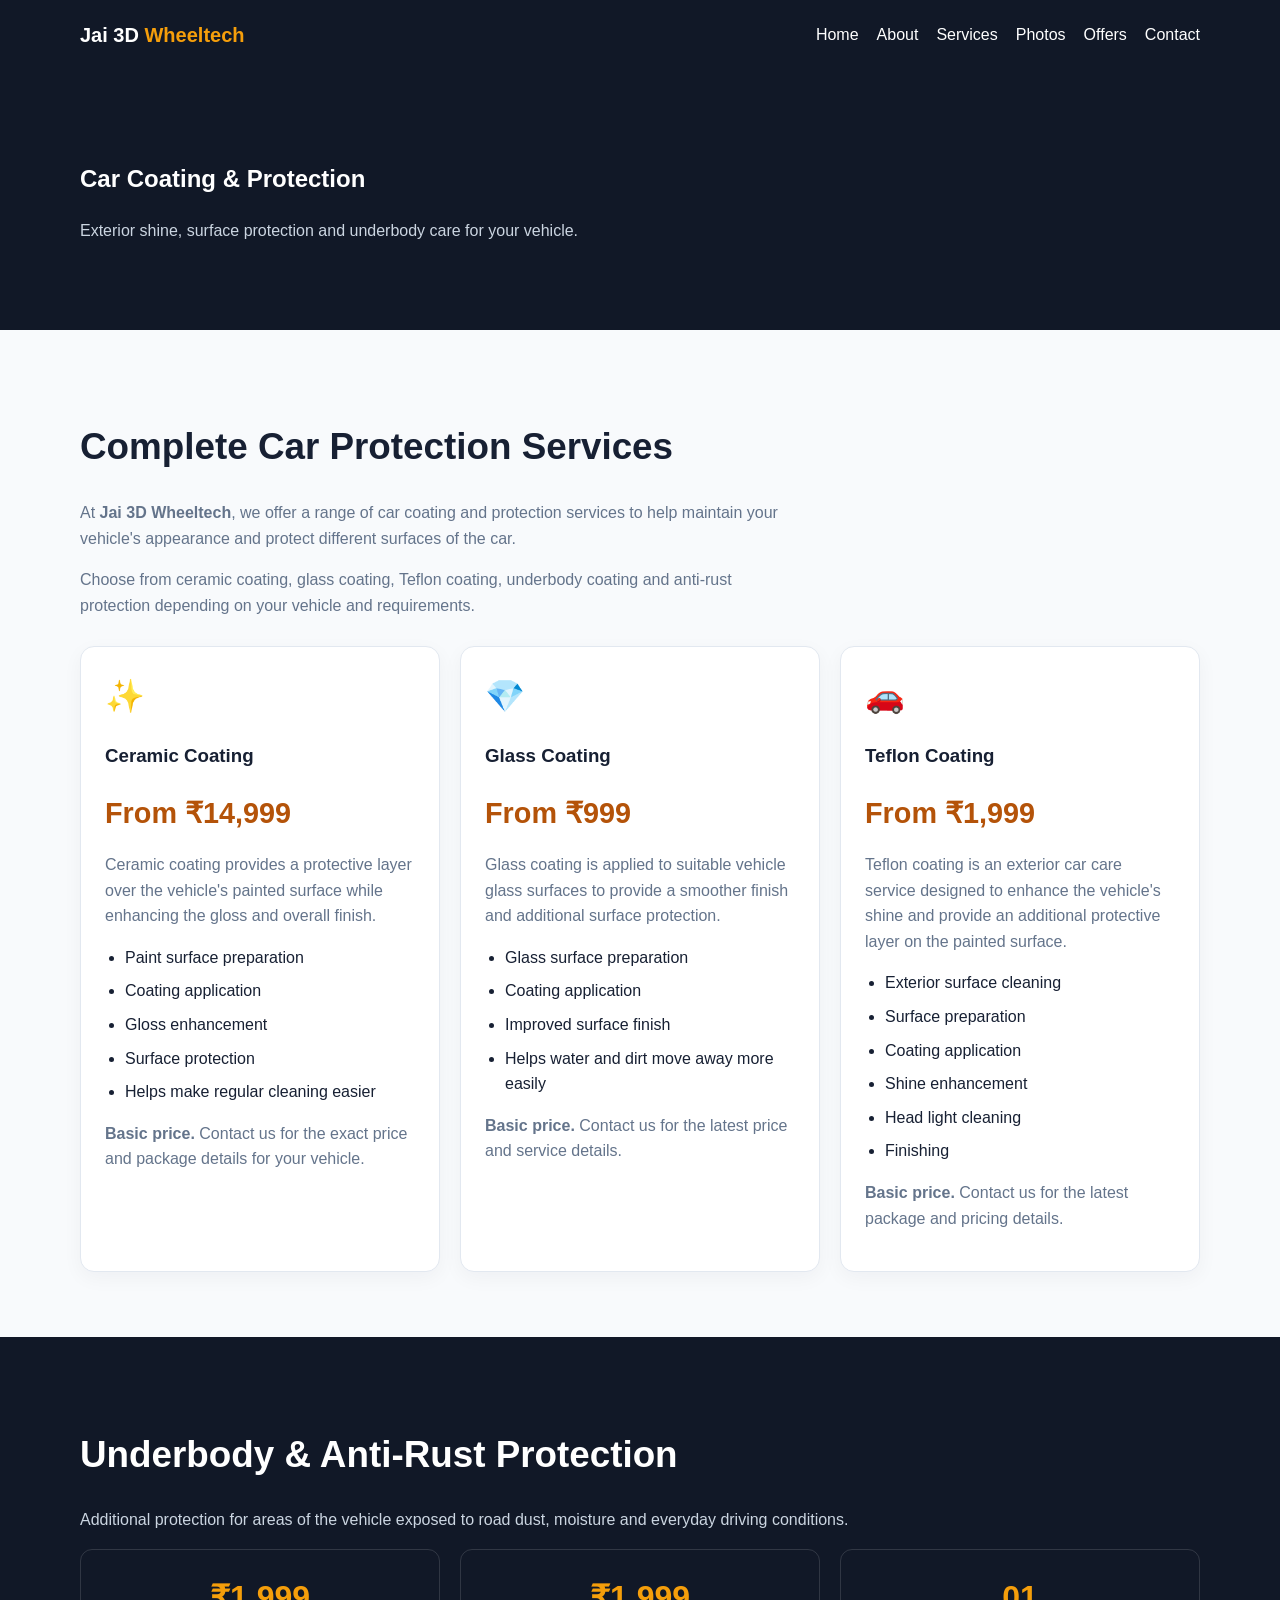
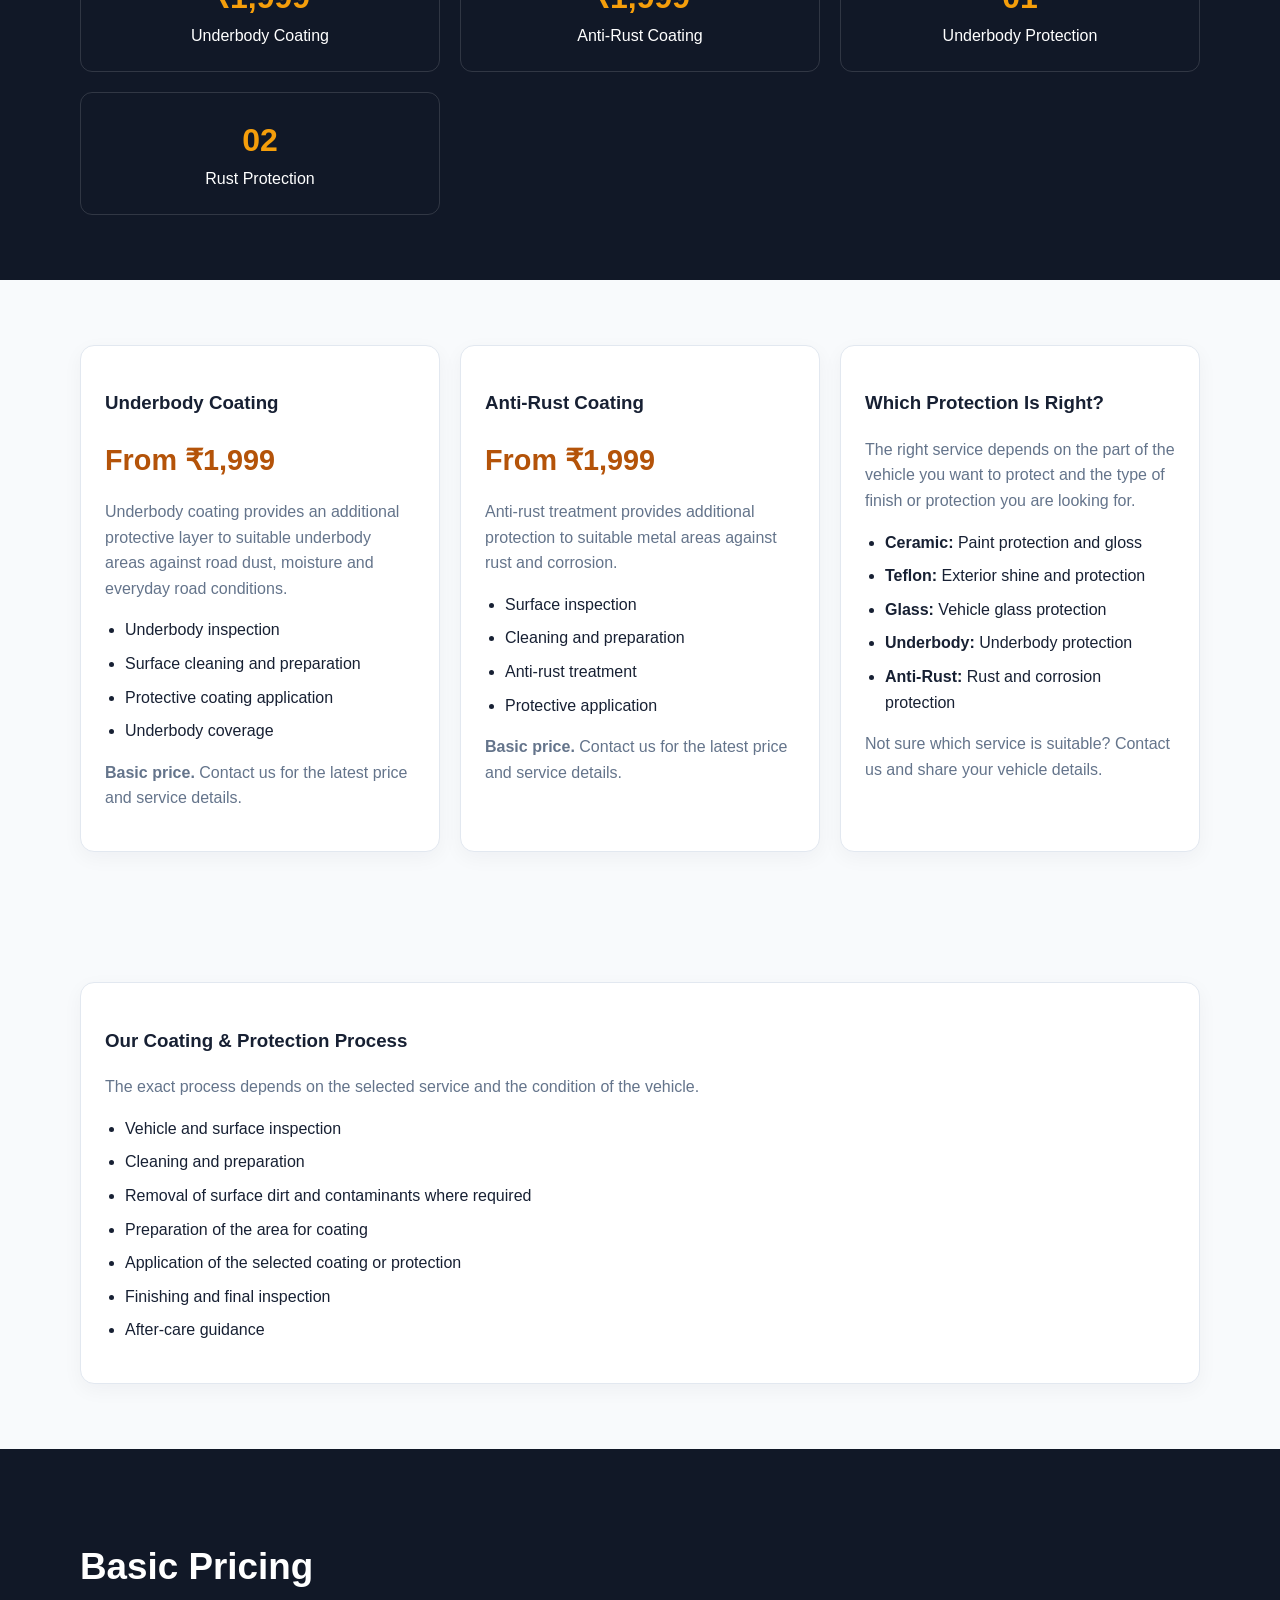
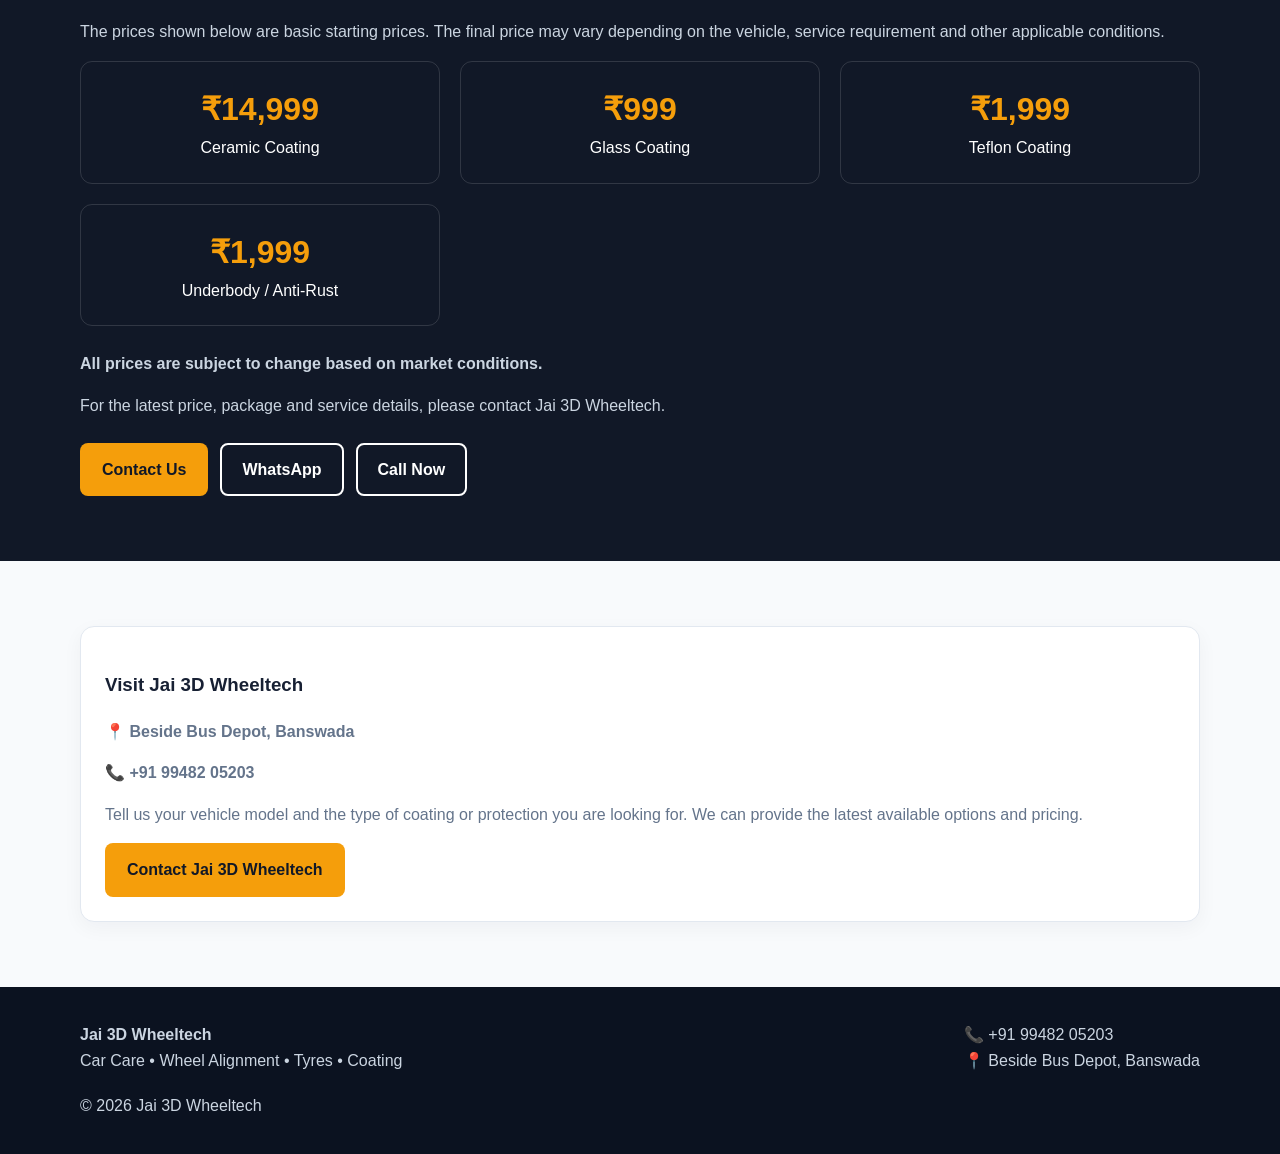
<file: teflon-coating.html>
<!doctype html>
<html lang="en">

<head>
<meta charset="utf-8">
<meta name="viewport" content="width=device-width,initial-scale=1">

<title>Car Coating &amp; Protection | Jai 3D Wheeltech</title>

<meta name="description" content="Jai 3D Wheeltech offers Teflon coating, ceramic coating, glass coating, underbody coating and anti-rust protection for cars in Banswada.">

<link rel="stylesheet" href="css/style.css">
</head>

<body>

<header>
<div class="container nav">

<a class="logo" href="index.html">
Jai 3D <span>Wheeltech</span>
</a>

<button class="menu">☰</button>

<nav>
<a href="index.html">Home</a>
<a href="about.html">About</a>
<a href="services.html">Services</a>
<a href="gallery.html">Photos</a>
<a href="offers.html">Offers</a>
<a href="contact.html">Contact</a>
</nav>

</div>
</header>


<!-- HERO -->

<section class="pagehero">
<div class="container">

<h1>Car Coating &amp; Protection</h1>

<p>
Exterior shine, surface protection and underbody care for your vehicle.
</p>

</div>
</section>


<!-- INTRO -->

<section>

<div class="container">

<div class="section-head">

<h2>Complete Car Protection Services</h2>

<p>
At <strong>Jai 3D Wheeltech</strong>, we offer a range of
car coating and protection services to help maintain your
vehicle's appearance and protect different surfaces of the car.
</p>

<p>
Choose from ceramic coating, glass coating, Teflon coating,
underbody coating and anti-rust protection depending on your
vehicle and requirements.
</p>

</div>


<div class="grid3">


<!-- CERAMIC -->

<div class="card">

<div class="icon">✨</div>

<h3>Ceramic Coating</h3>

<div class="price">From ₹14,999</div>

<p>
Ceramic coating provides a protective layer over the vehicle's
painted surface while enhancing the gloss and overall finish.
</p>

<ul class="list">

<li>Paint surface preparation</li>

<li>Coating application</li>

<li>Gloss enhancement</li>

<li>Surface protection</li>

<li>Helps make regular cleaning easier</li>

</ul>

<p>
<strong>Basic price.</strong> Contact us for the exact price
and package details for your vehicle.
</p>

</div>


<!-- GLASS -->

<div class="card">

<div class="icon">💎</div>

<h3>Glass Coating</h3>

<div class="price">From ₹999</div>

<p>
Glass coating is applied to suitable vehicle glass surfaces
to provide a smoother finish and additional surface protection.
</p>

<ul class="list">

<li>Glass surface preparation</li>

<li>Coating application</li>

<li>Improved surface finish</li>

<li>Helps water and dirt move away more easily</li>

</ul>

<p>
<strong>Basic price.</strong> Contact us for the latest price
and service details.
</p>

</div>


<!-- TEFLON -->

<div class="card">

<div class="icon">🚗</div>

<h3>Teflon Coating</h3>

<div class="price">From ₹1,999</div>

<p>
Teflon coating is an exterior car care service designed to
enhance the vehicle's shine and provide an additional
protective layer on the painted surface.
</p>

<ul class="list">

<li>Exterior surface cleaning</li>

<li>Surface preparation</li>

<li>Coating application</li>

<li>Shine enhancement</li>

<li>Head light cleaning</li>

<li>Finishing</li>

</ul>

<p>
<strong>Basic price.</strong> Contact us for the latest package
and pricing details.
</p>

</div>


</div>

</div>

</section>


<!-- UNDERBODY / ANTI RUST -->

<section class="dark">

<div class="container">

<h2>
Underbody &amp; Anti-Rust Protection
</h2>

<p class="muted">
Additional protection for areas of the vehicle exposed to
road dust, moisture and everyday driving conditions.
</p>


<div class="stats">

<div class="stat">

<strong>₹1,999</strong>

Underbody Coating

</div>


<div class="stat">

<strong>₹1,999</strong>

Anti-Rust Coating

</div>


<div class="stat">

<strong>01</strong>

Underbody Protection

</div>


<div class="stat">

<strong>02</strong>

Rust Protection

</div>

</div>

</div>

</section>


<!-- UNDERBODY / ANTI RUST CARDS -->

<section>

<div class="container">

<div class="grid3">


<!-- UNDERBODY -->

<div class="card">

<h3>Underbody Coating</h3>

<div class="price">From ₹1,999</div>

<p>
Underbody coating provides an additional protective layer
to suitable underbody areas against road dust, moisture
and everyday road conditions.
</p>

<ul class="list">

<li>Underbody inspection</li>

<li>Surface cleaning and preparation</li>

<li>Protective coating application</li>

<li>Underbody coverage</li>

</ul>

<p>
<strong>Basic price.</strong> Contact us for the latest price
and service details.
</p>

</div>


<!-- ANTI RUST -->

<div class="card">

<h3>Anti-Rust Coating</h3>

<div class="price">From ₹1,999</div>

<p>
Anti-rust treatment provides additional protection to
suitable metal areas against rust and corrosion.
</p>

<ul class="list">

<li>Surface inspection</li>

<li>Cleaning and preparation</li>

<li>Anti-rust treatment</li>

<li>Protective application</li>

</ul>

<p>
<strong>Basic price.</strong> Contact us for the latest price
and service details.
</p>

</div>


<!-- WHICH ONE -->

<div class="card">

<h3>Which Protection Is Right?</h3>

<p>
The right service depends on the part of the vehicle you want
to protect and the type of finish or protection you are looking for.
</p>

<ul class="list">

<li>
<strong>Ceramic:</strong> Paint protection and gloss
</li>

<li>
<strong>Teflon:</strong> Exterior shine and protection
</li>

<li>
<strong>Glass:</strong> Vehicle glass protection
</li>

<li>
<strong>Underbody:</strong> Underbody protection
</li>

<li>
<strong>Anti-Rust:</strong> Rust and corrosion protection
</li>

</ul>

<p>
Not sure which service is suitable? Contact us and share
your vehicle details.
</p>

</div>


</div>

</div>

</section>


<!-- PROCESS -->

<section>

<div class="container">

<div class="card">

<h3>Our Coating &amp; Protection Process</h3>

<p>
The exact process depends on the selected service and the
condition of the vehicle.
</p>

<ul class="list">

<li>Vehicle and surface inspection</li>

<li>Cleaning and preparation</li>

<li>Removal of surface dirt and contaminants where required</li>

<li>Preparation of the area for coating</li>

<li>Application of the selected coating or protection</li>

<li>Finishing and final inspection</li>

<li>After-care guidance</li>

</ul>

</div>

</div>

</section>


<!-- PRICING -->

<section class="dark">

<div class="container">

<h2>
Basic Pricing
</h2>

<p class="muted">
The prices shown below are basic starting prices. The final
price may vary depending on the vehicle, service requirement
and other applicable conditions.
</p>


<div class="stats">

<div class="stat">

<strong>₹14,999</strong>

Ceramic Coating

</div>


<div class="stat">

<strong>₹999</strong>

Glass Coating

</div>


<div class="stat">

<strong>₹1,999</strong>

Teflon Coating

</div>


<div class="stat">

<strong>₹1,999</strong>

Underbody / Anti-Rust

</div>

</div>


<p class="muted" style="margin-top:25px">

<strong>
All prices are subject to change based on market conditions.
</strong>

</p>

<p class="muted">

For the latest price, package and service details, please
contact Jai 3D Wheeltech.
</p>


<div class="buttons">

<a class="btn btn-primary" href="contact.html">
Contact Us
</a>

<a class="btn btn-outline"
href="https://wa.me/919948205203?text=Hello%20Jai%203D%20Wheeltech%2C%20I%20would%20like%20to%20know%20about%20your%20car%20coating%20and%20protection%20services."
target="_blank"
rel="noopener">
WhatsApp
</a>

<a class="btn btn-outline"
href="tel:+919948205203">
Call Now
</a>

</div>

</div>

</section>


<!-- CONTACT -->

<section>

<div class="container">

<div class="card">

<h3>Visit Jai 3D Wheeltech</h3>

<p>
📍 <strong>Beside Bus Depot, Banswada</strong>
</p>

<p>
📞 <strong>+91 99482 05203</strong>
</p>

<p>
Tell us your vehicle model and the type of coating or
protection you are looking for. We can provide the latest
available options and pricing.
</p>

<a class="btn btn-primary" href="contact.html">
Contact Jai 3D Wheeltech
</a>

</div>

</div>

</section>


<!-- FOOTER -->

<footer>

<div class="container foot">

<div>

<strong>Jai 3D Wheeltech</strong><br>

Car Care • Wheel Alignment • Tyres • Coating

</div>


<div>

📞 <a href="tel:+919948205203">
+91 99482 05203
</a>

<br>

📍 Beside Bus Depot, Banswada

</div>

</div>


<div class="container" style="margin-top:20px">

© <span id="year"></span> Jai 3D Wheeltech

</div>

</footer>


<script src="js/script.js"></script>

</body>
</html>
</file>
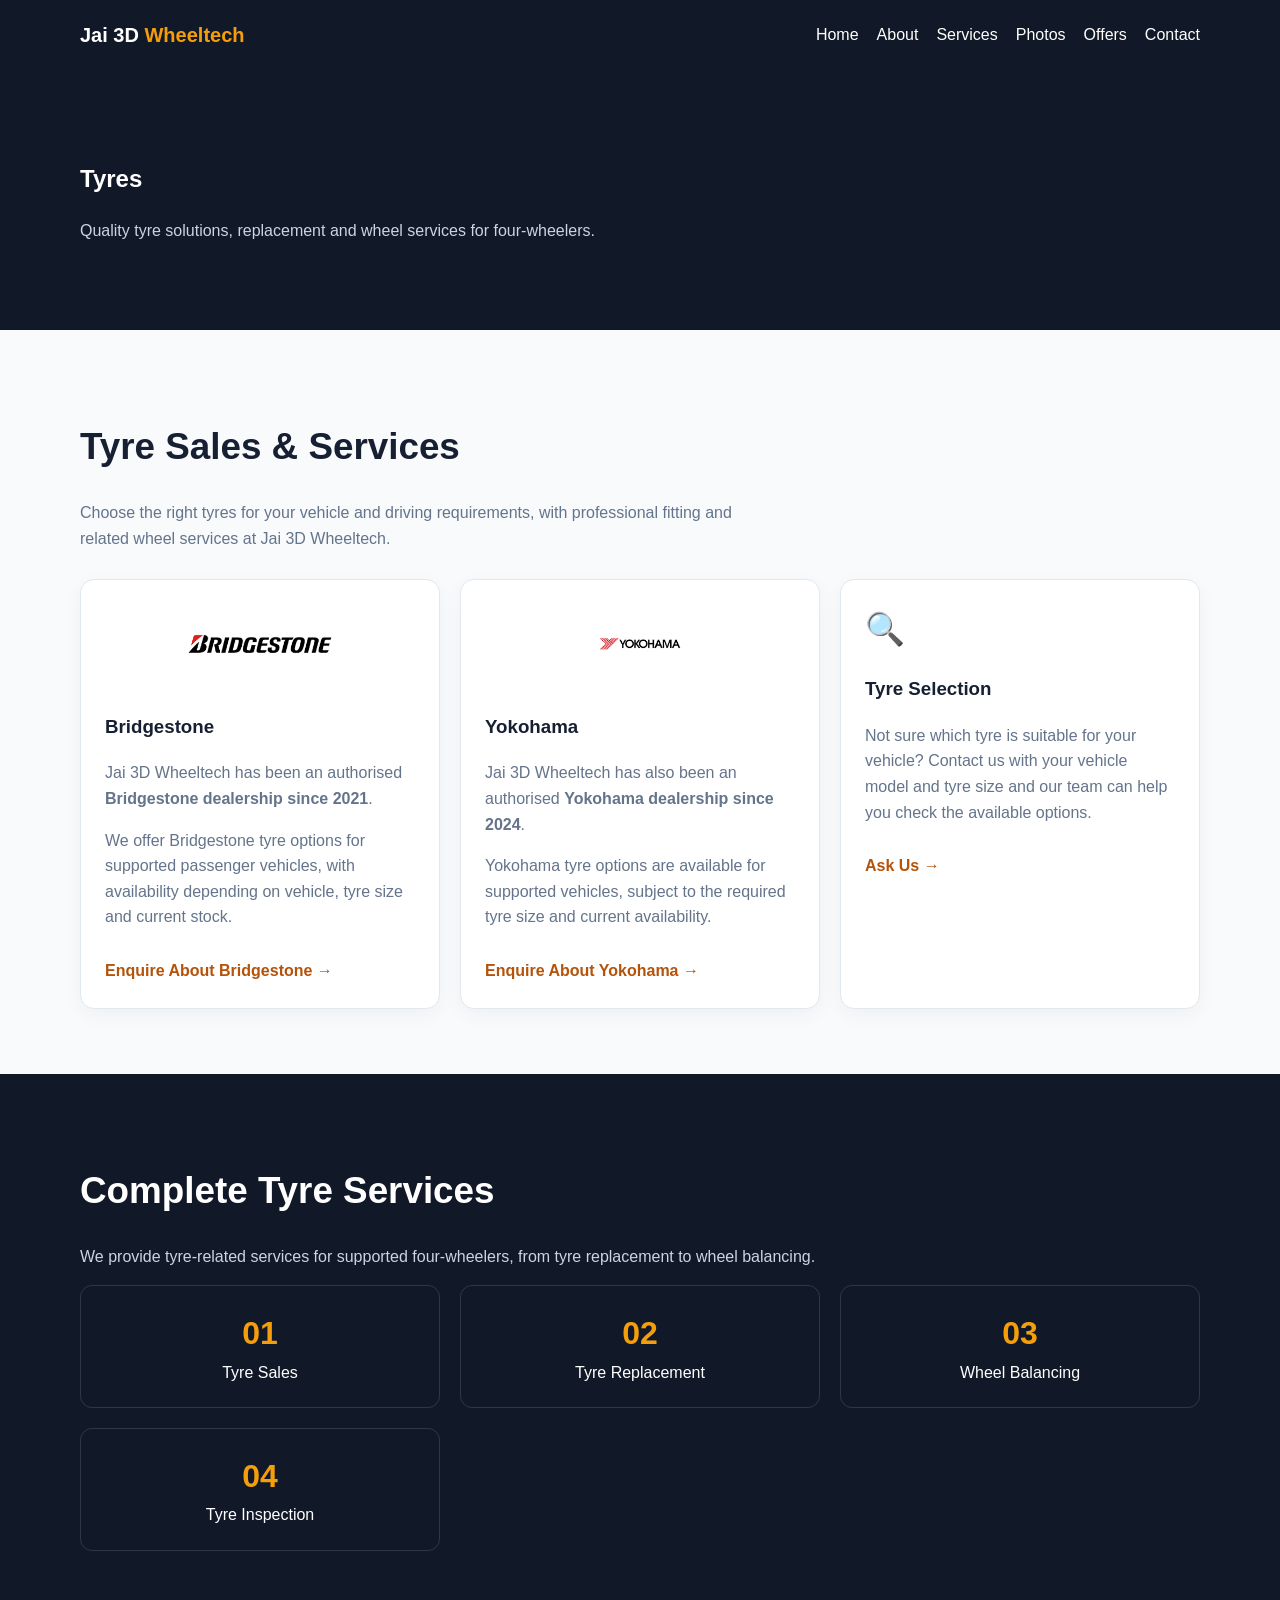
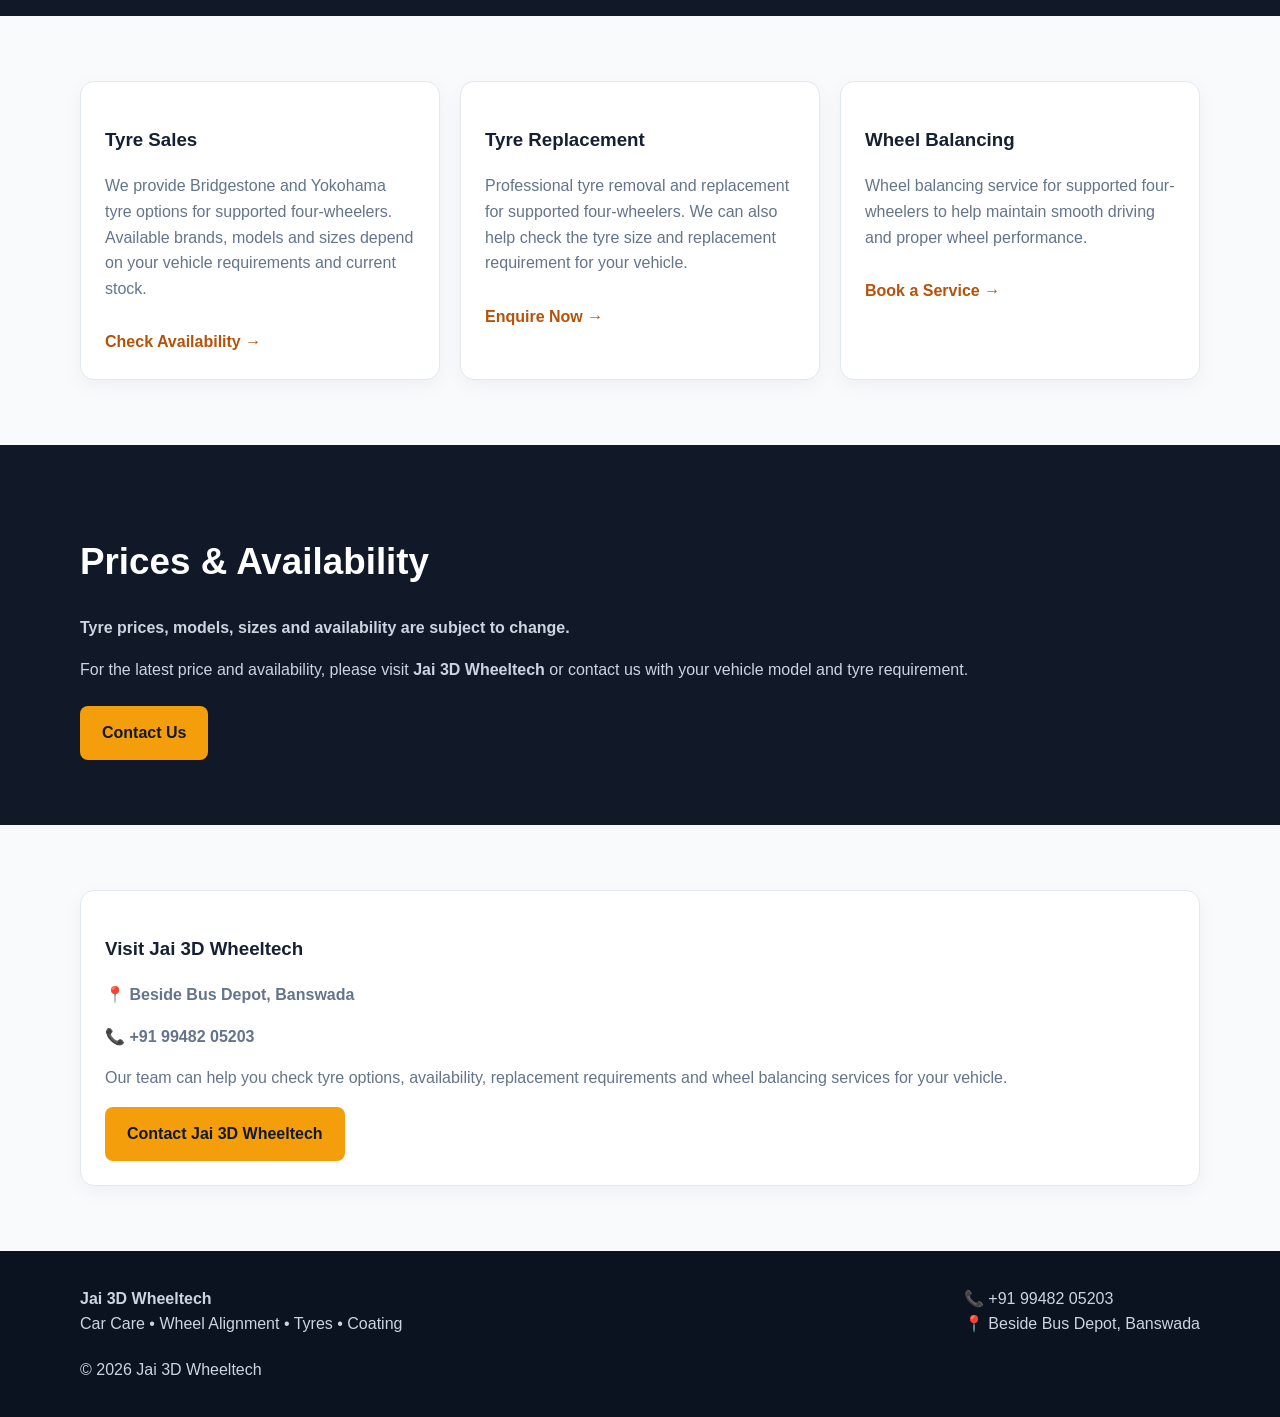
<file: tyres.html>
<!doctype html>
<html lang="en">

<head>
<meta charset="utf-8">
<meta name="viewport" content="width=device-width,initial-scale=1">

<title>Tyres | Jai 3D Wheeltech</title>

<meta name="description" content="Jai 3D Wheeltech offers Bridgestone and Yokohama tyres, tyre replacement and wheel balancing for supported four-wheelers in Banswada.">

<link rel="stylesheet" href="css/style.css">
</head>

<body>


<header>

<div class="container nav">

<a class="logo" href="index.html">
Jai 3D <span>Wheeltech</span>
</a>

<button class="menu">☰</button>

<nav>
<a href="index.html">Home</a>
<a href="about.html">About</a>
<a href="services.html">Services</a>
<a href="gallery.html">Photos</a>
<a href="offers.html">Offers</a>
<a href="contact.html">Contact</a>
</nav>

</div>

</header>


<!-- PAGE HERO -->

<section class="pagehero">

<div class="container">

<h1>Tyres</h1>

<p>
Quality tyre solutions, replacement and wheel services for
four-wheelers.
</p>

</div>

</section>


<!-- INTRO -->

<section>

<div class="container">

<div class="section-head">

<h2>Tyre Sales &amp; Services</h2>

<p>
Choose the right tyres for your vehicle and driving requirements,
with professional fitting and related wheel services at Jai 3D
Wheeltech.
</p>

</div>


<div class="grid3">


<!-- BRIDGESTONE -->

<div class="card">

<div style="text-align:center; margin-bottom:20px;">

<img
src="images/bridgestone-logo.png"
alt="Bridgestone"
style="max-width:220px; max-height:80px; object-fit:contain;"
>

</div>

<h3>Bridgestone</h3>

<p>
Jai 3D Wheeltech has been an authorised
<strong>Bridgestone dealership since 2021</strong>.
</p>

<p>
We offer Bridgestone tyre options for supported passenger vehicles,
with availability depending on vehicle, tyre size and current stock.
</p>

<a
class="card-link"
href="contact.html">
Enquire About Bridgestone →
</a>

</div>


<!-- YOKOHAMA -->

<div class="card">

<div style="text-align:center; margin-bottom:20px;">

<img
src="images/yokohama-logo.png"
alt="Yokohama"
style="max-width:220px; max-height:80px; object-fit:contain;"
>

</div>

<h3>Yokohama</h3>

<p>
Jai 3D Wheeltech has also been an authorised
<strong>Yokohama dealership since 2024</strong>.
</p>

<p>
Yokohama tyre options are available for supported vehicles,
subject to the required tyre size and current availability.
</p>

<a
class="card-link"
href="contact.html">
Enquire About Yokohama →
</a>

</div>


<!-- TYRE CONSULTATION -->

<div class="card">

<div class="icon">🔍</div>

<h3>Tyre Selection</h3>

<p>
Not sure which tyre is suitable for your vehicle? Contact us with
your vehicle model and tyre size and our team can help you check
the available options.
</p>

<a
class="card-link"
href="contact.html">
Ask Us →
</a>

</div>


</div>

</div>

</section>


<!-- TYRE SERVICES -->

<section class="dark">

<div class="container">

<h2>
Complete Tyre Services
</h2>

<p class="muted">
We provide tyre-related services for supported four-wheelers,
from tyre replacement to wheel balancing.
</p>


<div class="stats">

<div class="stat">

<strong>01</strong>

Tyre Sales

</div>


<div class="stat">

<strong>02</strong>

Tyre Replacement

</div>


<div class="stat">

<strong>03</strong>

Wheel Balancing

</div>


<div class="stat">

<strong>04</strong>

Tyre Inspection

</div>

</div>

</div>

</section>


<!-- TYRE REPLACEMENT -->

<section>

<div class="container">

<div class="grid3">


<div class="card">

<h3>Tyre Sales</h3>

<p>
We provide Bridgestone and Yokohama tyre options for supported
four-wheelers. Available brands, models and sizes depend on your
vehicle requirements and current stock.
</p>

<a
class="card-link"
href="contact.html">
Check Availability →
</a>

</div>


<div class="card">

<h3>Tyre Replacement</h3>

<p>
Professional tyre removal and replacement for supported
four-wheelers. We can also help check the tyre size and
replacement requirement for your vehicle.
</p>

<a
class="card-link"
href="contact.html">
Enquire Now →
</a>

</div>


<div class="card">

<h3>Wheel Balancing</h3>

<p>
Wheel balancing service for supported four-wheelers to help
maintain smooth driving and proper wheel performance.
</p>

<a
class="card-link"
href="contact.html">
Book a Service →
</a>

</div>


</div>

</div>

</section>


<!-- IMPORTANT -->

<section class="dark">

<div class="container">

<h2>
Prices &amp; Availability
</h2>

<p class="muted">

<strong>Tyre prices, models, sizes and availability are subject
to change.</strong>

</p>

<p class="muted">

For the latest price and availability, please visit
<strong>Jai 3D Wheeltech</strong> or contact us with your vehicle
model and tyre requirement.

</p>


<div class="buttons">

<a
class="btn btn-primary"
href="contact.html">
Contact Us
</a>

</div>

</div>

</section>


<!-- LOCATION -->

<section>

<div class="container">

<div class="card">

<h3>Visit Jai 3D Wheeltech</h3>

<p>
📍 <strong>Beside Bus Depot, Banswada</strong>
</p>

<p>
📞 <strong>+91 99482 05203</strong>
</p>

<p>
Our team can help you check tyre options, availability,
replacement requirements and wheel balancing services for your
vehicle.
</p>

<a
class="btn btn-primary"
href="contact.html">
Contact Jai 3D Wheeltech
</a>

</div>

</div>

</section>


<!-- FOOTER -->

<footer>

<div class="container foot">

<div>

<strong>Jai 3D Wheeltech</strong><br>

Car Care • Wheel Alignment • Tyres • Coating

</div>

<div>

📞 <a href="tel:+919948205203">
+91 99482 05203
</a>

<br>

📍 Beside Bus Depot, Banswada

</div>

</div>


<div class="container" style="margin-top:20px">

© <span id="year"></span> Jai 3D Wheeltech

</div>

</footer>


<script src="js/script.js"></script>

</body>
</html>
</file>
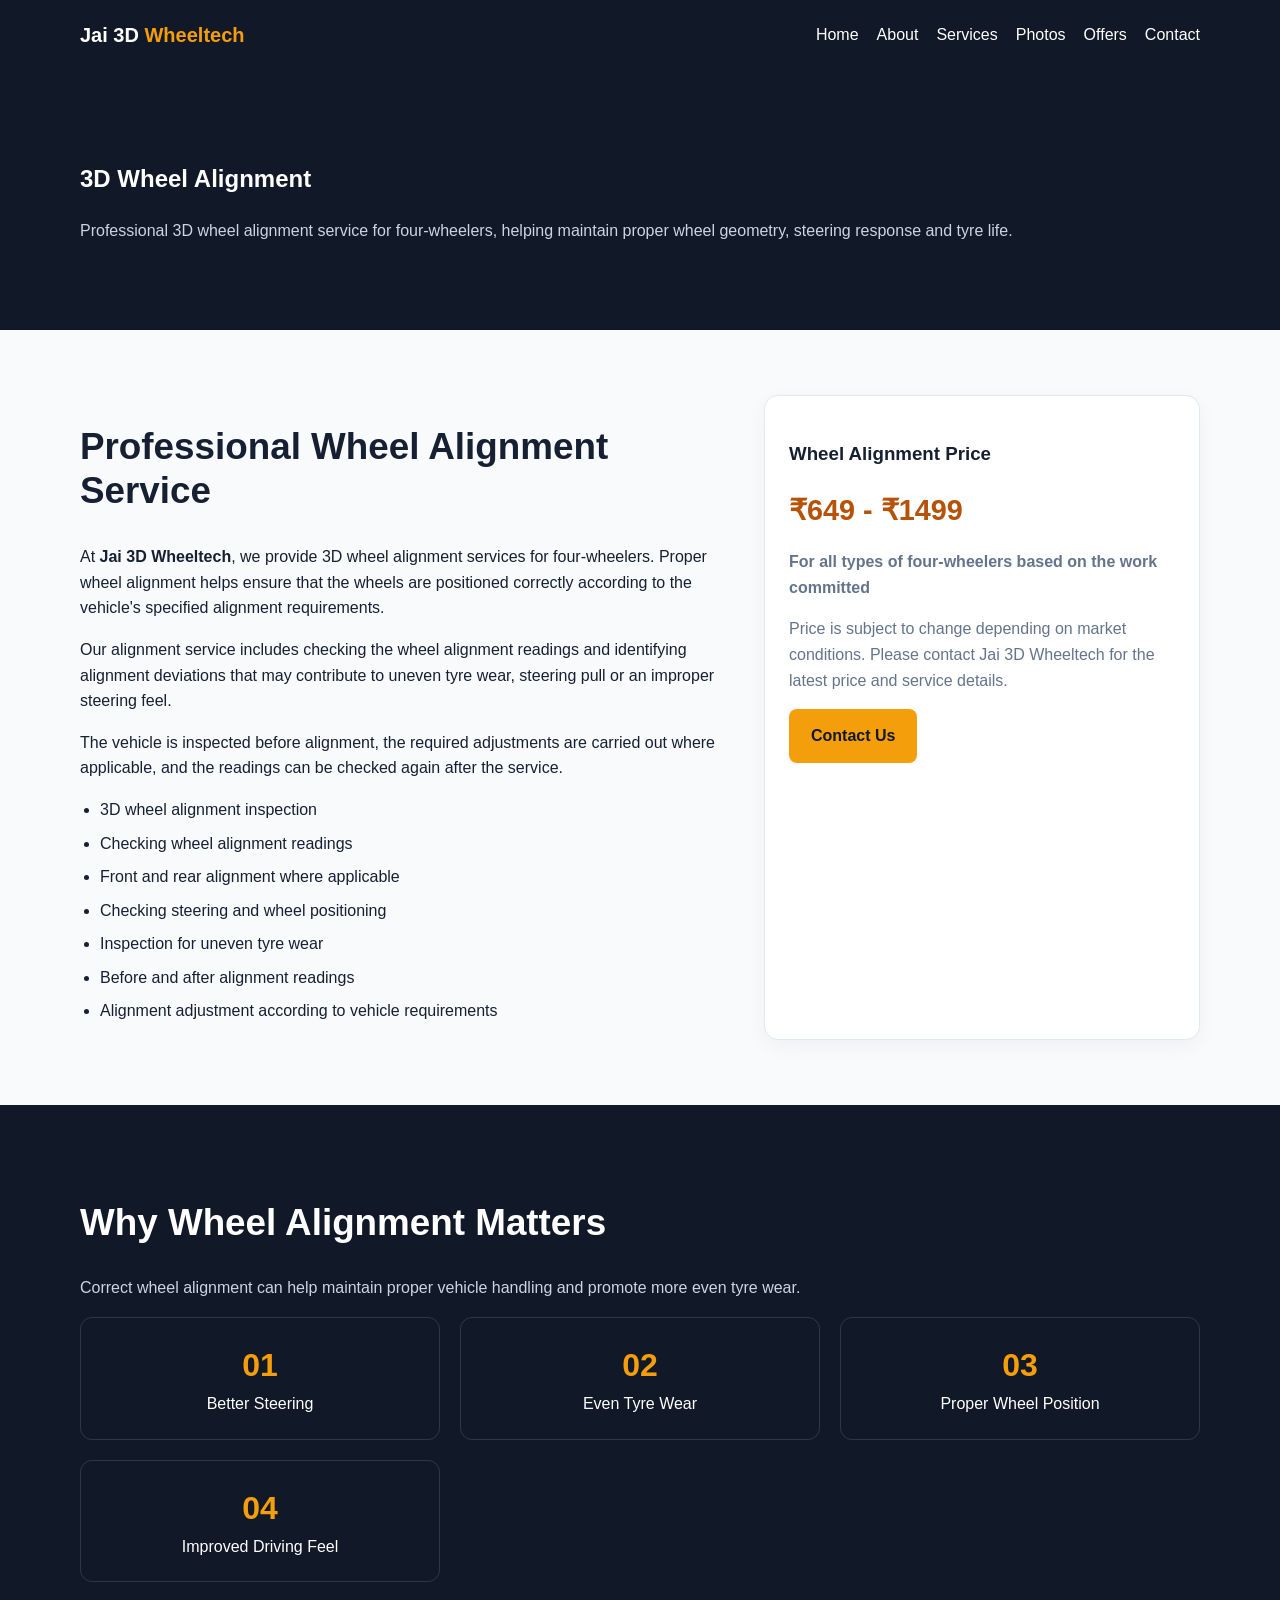
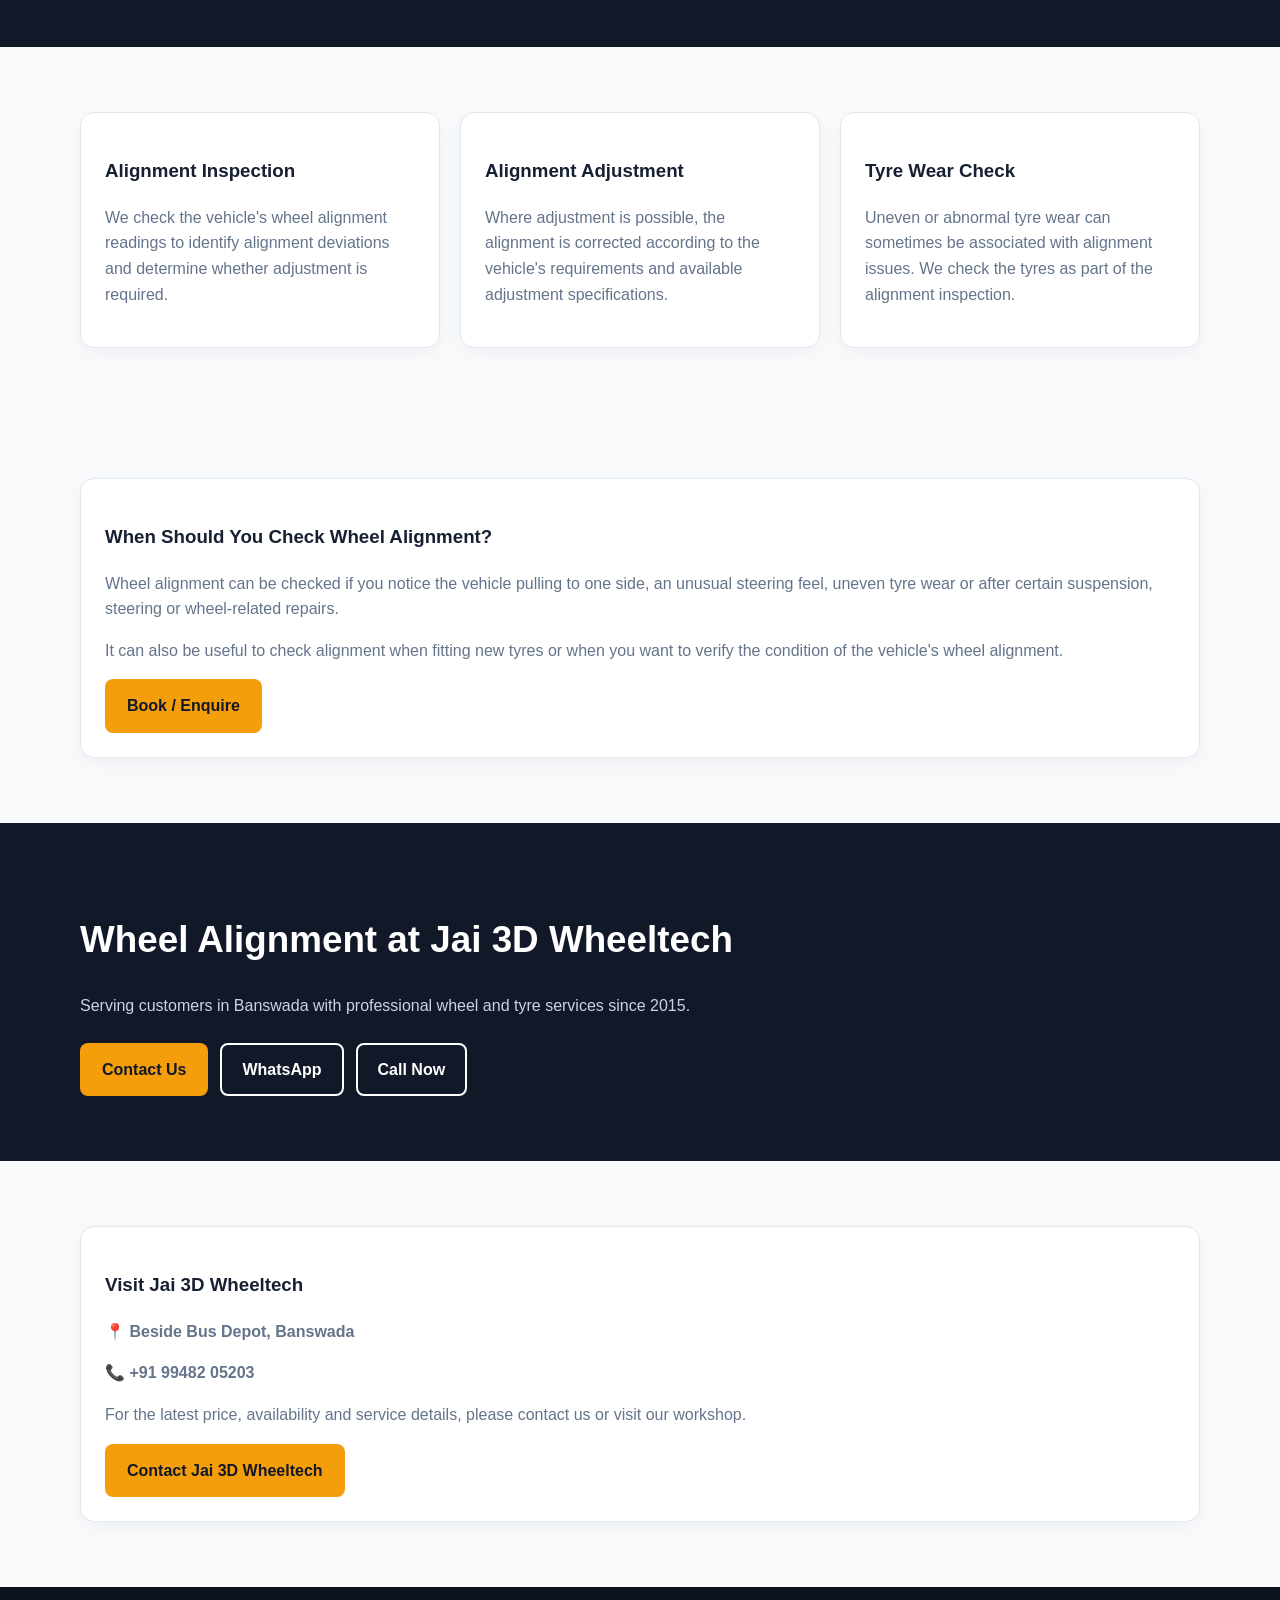
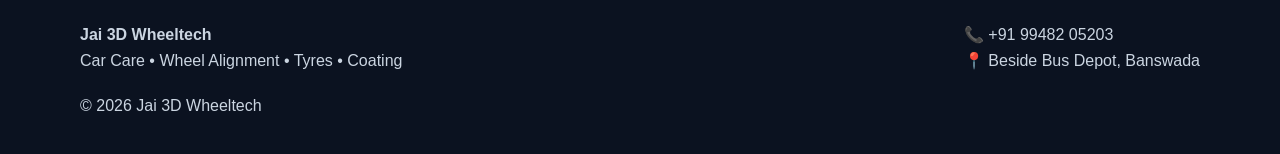
<file: wheel-alignment.html>
<!doctype html>
<html lang="en">

<head>
<meta charset="utf-8">
<meta name="viewport" content="width=device-width,initial-scale=1">

<title>3D Wheel Alignment | Jai 3D Wheeltech</title>

<meta name="description" content="Jai 3D Wheeltech provides 3D wheel alignment, wheel inspection and balancing services for four-wheelers in Banswada.">

<link rel="stylesheet" href="css/style.css">
</head>

<body>

<header>
<div class="container nav">

<a class="logo" href="index.html">
Jai 3D <span>Wheeltech</span>
</a>

<button class="menu">☰</button>

<nav>
<a href="index.html">Home</a>
<a href="about.html">About</a>
<a href="services.html">Services</a>
<a href="gallery.html">Photos</a>
<a href="offers.html">Offers</a>
<a href="contact.html">Contact</a>
</nav>

</div>
</header>


<section class="pagehero">
<div class="container">

<h1>3D Wheel Alignment</h1>

<p>
Professional 3D wheel alignment service for four-wheelers,
helping maintain proper wheel geometry, steering response and tyre life.
</p>

</div>
</section>


<section>
<div class="container detail">

<div>

<h2>Professional Wheel Alignment Service</h2>

<p>
At <strong>Jai 3D Wheeltech</strong>, we provide 3D wheel alignment
services for four-wheelers. Proper wheel alignment helps ensure that
the wheels are positioned correctly according to the vehicle's
specified alignment requirements.
</p>

<p>
Our alignment service includes checking the wheel alignment readings
and identifying alignment deviations that may contribute to uneven
tyre wear, steering pull or an improper steering feel.
</p>

<p>
The vehicle is inspected before alignment, the required adjustments
are carried out where applicable, and the readings can be checked
again after the service.
</p>

<ul class="list">

<li>3D wheel alignment inspection</li>

<li>Checking wheel alignment readings</li>

<li>Front and rear alignment where applicable</li>

<li>Checking steering and wheel positioning</li>

<li>Inspection for uneven tyre wear</li>

<li>Before and after alignment readings</li>

<li>Alignment adjustment according to vehicle requirements</li>

</ul>

</div>


<div class="card">

<h3>Wheel Alignment Price</h3>

<div class="price">₹649 - ₹1499</div>

<p>
<strong>For all types of four-wheelers based on the work committed</strong>
</p>

<p>
Price is subject to change depending on market conditions.
Please contact Jai 3D Wheeltech for the latest price and service
details.
</p>

<a class="btn btn-primary" href="contact.html">
Contact Us
</a>

</div>

</div>
</section>


<section class="dark">

<div class="container">

<h2>
Why Wheel Alignment Matters
</h2>

<p class="muted">
Correct wheel alignment can help maintain proper vehicle handling
and promote more even tyre wear.
</p>

<div class="stats">

<div class="stat">
<strong>01</strong>
Better Steering
</div>

<div class="stat">
<strong>02</strong>
Even Tyre Wear
</div>

<div class="stat">
<strong>03</strong>
Proper Wheel Position
</div>

<div class="stat">
<strong>04</strong>
Improved Driving Feel
</div>

</div>

</div>

</section>


<section>

<div class="container">

<div class="grid3">


<div class="card">

<h3>Alignment Inspection</h3>

<p>
We check the vehicle's wheel alignment readings to identify
alignment deviations and determine whether adjustment is required.
</p>

</div>


<div class="card">

<h3>Alignment Adjustment</h3>

<p>
Where adjustment is possible, the alignment is corrected according
to the vehicle's requirements and available adjustment specifications.
</p>

</div>


<div class="card">

<h3>Tyre Wear Check</h3>

<p>
Uneven or abnormal tyre wear can sometimes be associated with
alignment issues. We check the tyres as part of the alignment
inspection.
</p>

</div>


</div>

</div>

</section>


<section>

<div class="container">

<div class="card">

<h3>When Should You Check Wheel Alignment?</h3>

<p>
Wheel alignment can be checked if you notice the vehicle pulling
to one side, an unusual steering feel, uneven tyre wear or after
certain suspension, steering or wheel-related repairs.
</p>

<p>
It can also be useful to check alignment when fitting new tyres
or when you want to verify the condition of the vehicle's wheel
alignment.
</p>

<a class="btn btn-primary" href="contact.html">
Book / Enquire
</a>

</div>

</div>

</section>


<section class="dark">

<div class="container">

<h2>
Wheel Alignment at Jai 3D Wheeltech
</h2>

<p class="muted">
Serving customers in Banswada with professional wheel and tyre
services since 2015.
</p>

<div class="buttons">

<a class="btn btn-primary" href="contact.html">
Contact Us
</a>

<a class="btn btn-outline"
href="https://wa.me/919948205203?text=Hello%20Jai%203D%20Wheeltech%2C%20I%20would%20like%20to%20enquire%20about%203D%20wheel%20alignment."
target="_blank"
rel="noopener">
WhatsApp
</a>

<a class="btn btn-outline"
href="tel:+919948205203">
Call Now
</a>

</div>

</div>

</section>


<section>

<div class="container">

<div class="card">

<h3>Visit Jai 3D Wheeltech</h3>

<p>
📍 <strong>Beside Bus Depot, Banswada</strong>
</p>

<p>
📞 <strong>+91 99482 05203</strong>
</p>

<p>
For the latest price, availability and service details,
please contact us or visit our workshop.
</p>

<a class="btn btn-primary" href="contact.html">
Contact Jai 3D Wheeltech
</a>

</div>

</div>

</section>


<footer>

<div class="container foot">

<div>

<strong>Jai 3D Wheeltech</strong><br>

Car Care • Wheel Alignment • Tyres • Coating

</div>


<div>

📞 <a href="tel:+919948205203">
+91 99482 05203
</a>

<br>

📍 Beside Bus Depot, Banswada

</div>

</div>


<div class="container" style="margin-top:20px">

© <span id="year"></span> Jai 3D Wheeltech

</div>

</footer>


<script src="js/script.js"></script>

</body>
</html>
</file>
<file: css/style.css>
*{box-sizing:border-box}body{margin:0;font-family:Arial,sans-serif;color:#172033;background:#f8fafc;line-height:1.6}a{text-decoration:none;color:inherit}.container{width:min(1120px,92%);margin:auto}header{background:#111827;color:#fff;position:sticky;top:0;z-index:10}.nav{min-height:70px;display:flex;align-items:center;justify-content:space-between}.logo{font-size:1.25rem;font-weight:800}.logo span{color:#f59e0b}nav{display:flex;gap:18px}nav a:hover{color:#f59e0b}.menu{display:none;background:none;border:1px solid #ffffff55;color:#fff;padding:8px;border-radius:6px}.hero{background:linear-gradient(120deg,#111827ee,#1f2937dd);min-height:540px;display:grid;place-items:center;color:#fff}.hero-content{max-width:720px;padding:70px 0}.eyebrow{color:#f59e0b;font-weight:bold;text-transform:uppercase;letter-spacing:2px}.hero h1{font-size:clamp(2.3rem,6vw,4.5rem);line-height:1.08;margin:14px 0}.hero p{font-size:1.1rem;color:#e5e7eb}.buttons{display:flex;gap:12px;flex-wrap:wrap;margin-top:24px}.btn{display:inline-block;padding:12px 20px;border-radius:8px;font-weight:bold;border:2px solid transparent;cursor:pointer}.btn-primary{background:#f59e0b;color:#111827}.btn-outline{border-color:#fff;color:#fff}section{padding:65px 0}.section-head{max-width:700px;margin-bottom:28px}.section-head p,.muted{color:#64748b}h2{font-size:2.3rem;line-height:1.2}.grid{display:grid;grid-template-columns:repeat(4,1fr);gap:18px}.grid3{display:grid;grid-template-columns:repeat(3,1fr);gap:20px}.card{background:#fff;border:1px solid #e2e8f0;border-radius:14px;padding:24px;box-shadow:0 6px 20px #0f172a0b}.icon{font-size:2rem}.card p{color:#64748b}.card-link{display:inline-block;margin-top:12px;color:#b45309;font-weight:bold}.dark{background:#111827;color:#fff}.dark .muted{color:#cbd5e1}.stats{display:grid;grid-template-columns:repeat(3,1fr);gap:20px}.stat{text-align:center;border:1px solid #ffffff22;border-radius:12px;padding:22px}.stat strong{display:block;font-size:2rem;color:#f59e0b}.pagehero{background:#111827;color:#fff;padding:70px 0}.pagehero p{color:#cbd5e1}.detail{display:grid;grid-template-columns:1.2fr .8fr;gap:30px}.price{font-size:1.8rem;font-weight:bold;color:#b45309}.list{padding-left:20px}.list li{margin:8px 0}.gallery{display:grid;grid-template-columns:repeat(3,1fr);gap:16px}.photo{aspect-ratio:4/3;border-radius:12px;background:linear-gradient(135deg,#cbd5e1,#64748b);display:grid;place-items:center;color:white;font-weight:bold;text-align:center;padding:15px}.contact{display:grid;grid-template-columns:1fr 1fr;gap:24px}input,textarea{width:100%;padding:13px;margin-bottom:12px;border:1px solid #e2e8f0;border-radius:8px;font:inherit}textarea{min-height:130px}footer{background:#0b1220;color:#cbd5e1;padding:35px 0}.foot{display:flex;justify-content:space-between;gap:20px;flex-wrap:wrap}@media(max-width:850px){nav{display:none;position:absolute;top:70px;left:0;right:0;background:#111827;padding:15px 4%;flex-direction:column}.menu{display:block}.grid{grid-template-columns:repeat(2,1fr)}.grid3,.detail,.contact,.gallery{grid-template-columns:1fr 1fr}}@media(max-width:560px){.grid,.grid3,.detail,.contact,.gallery,.stats{grid-template-columns:1fr}section{padding:50px 0}}
</file>
